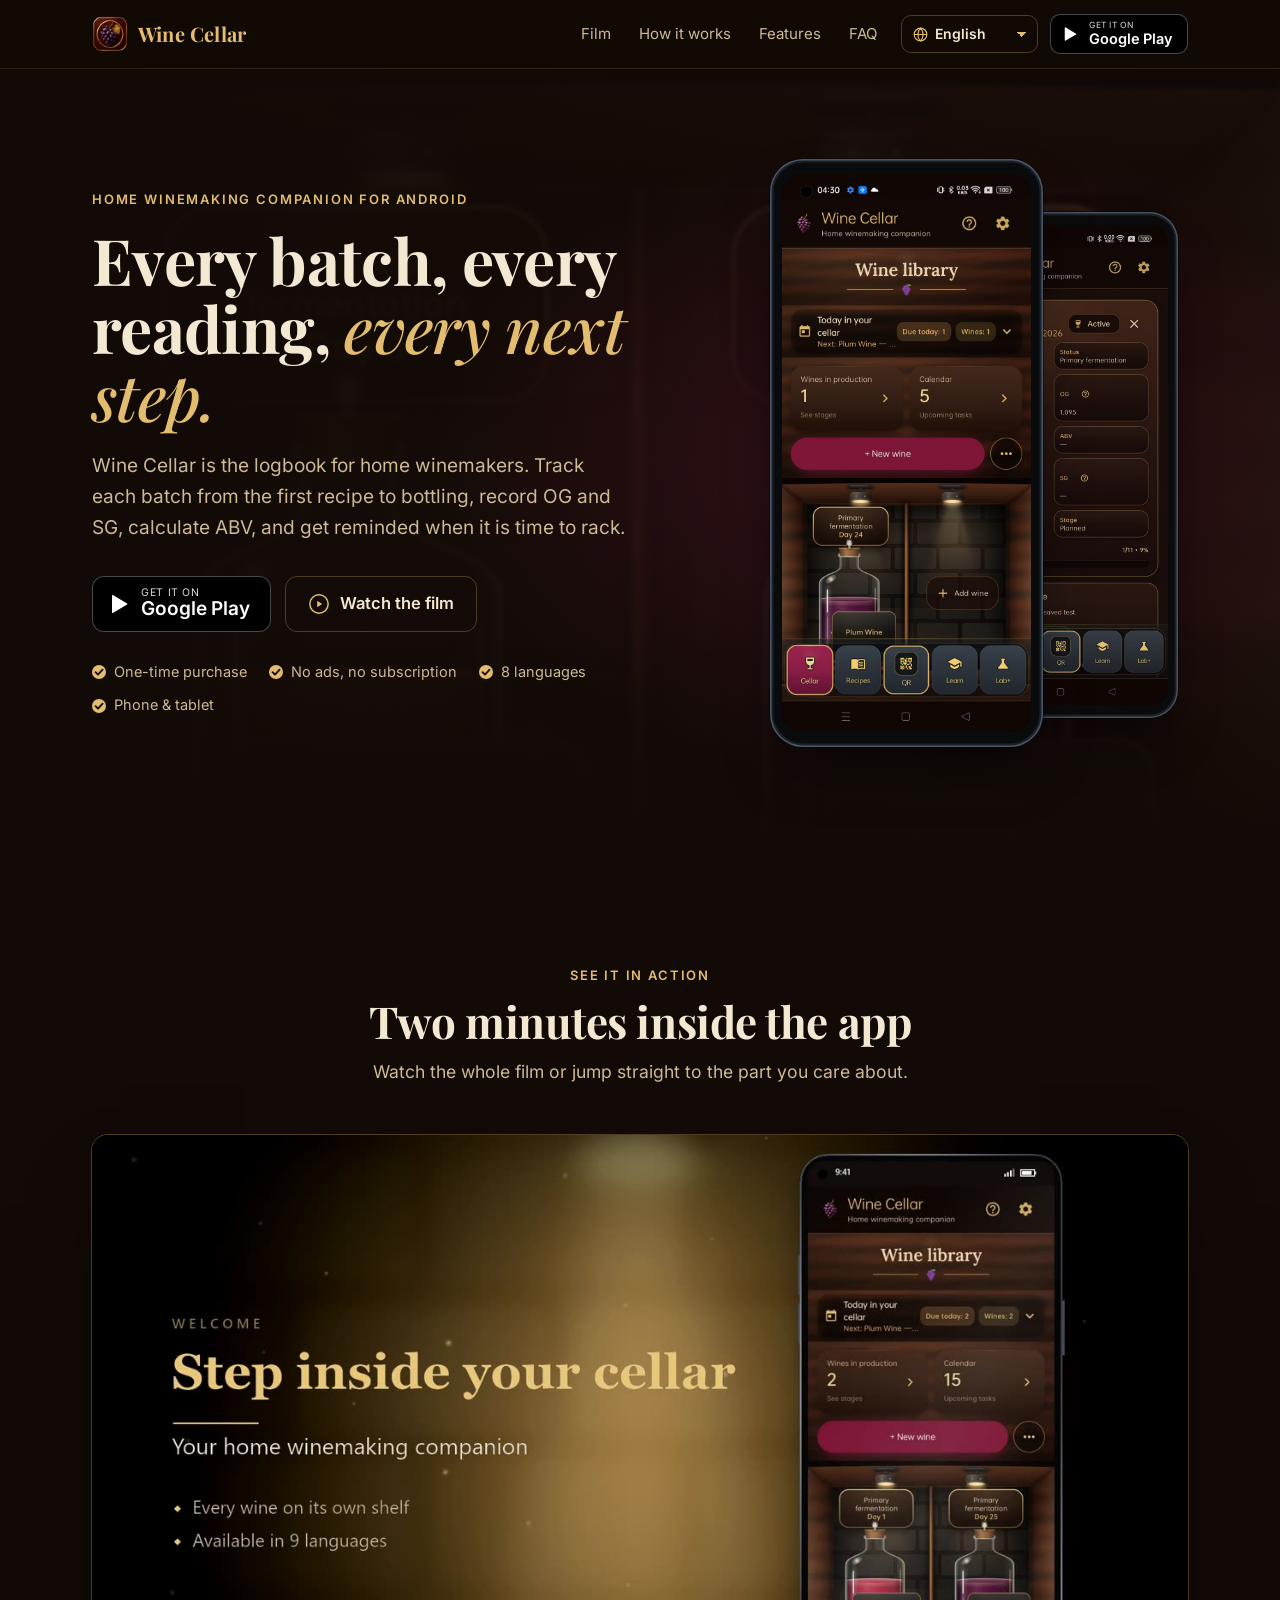
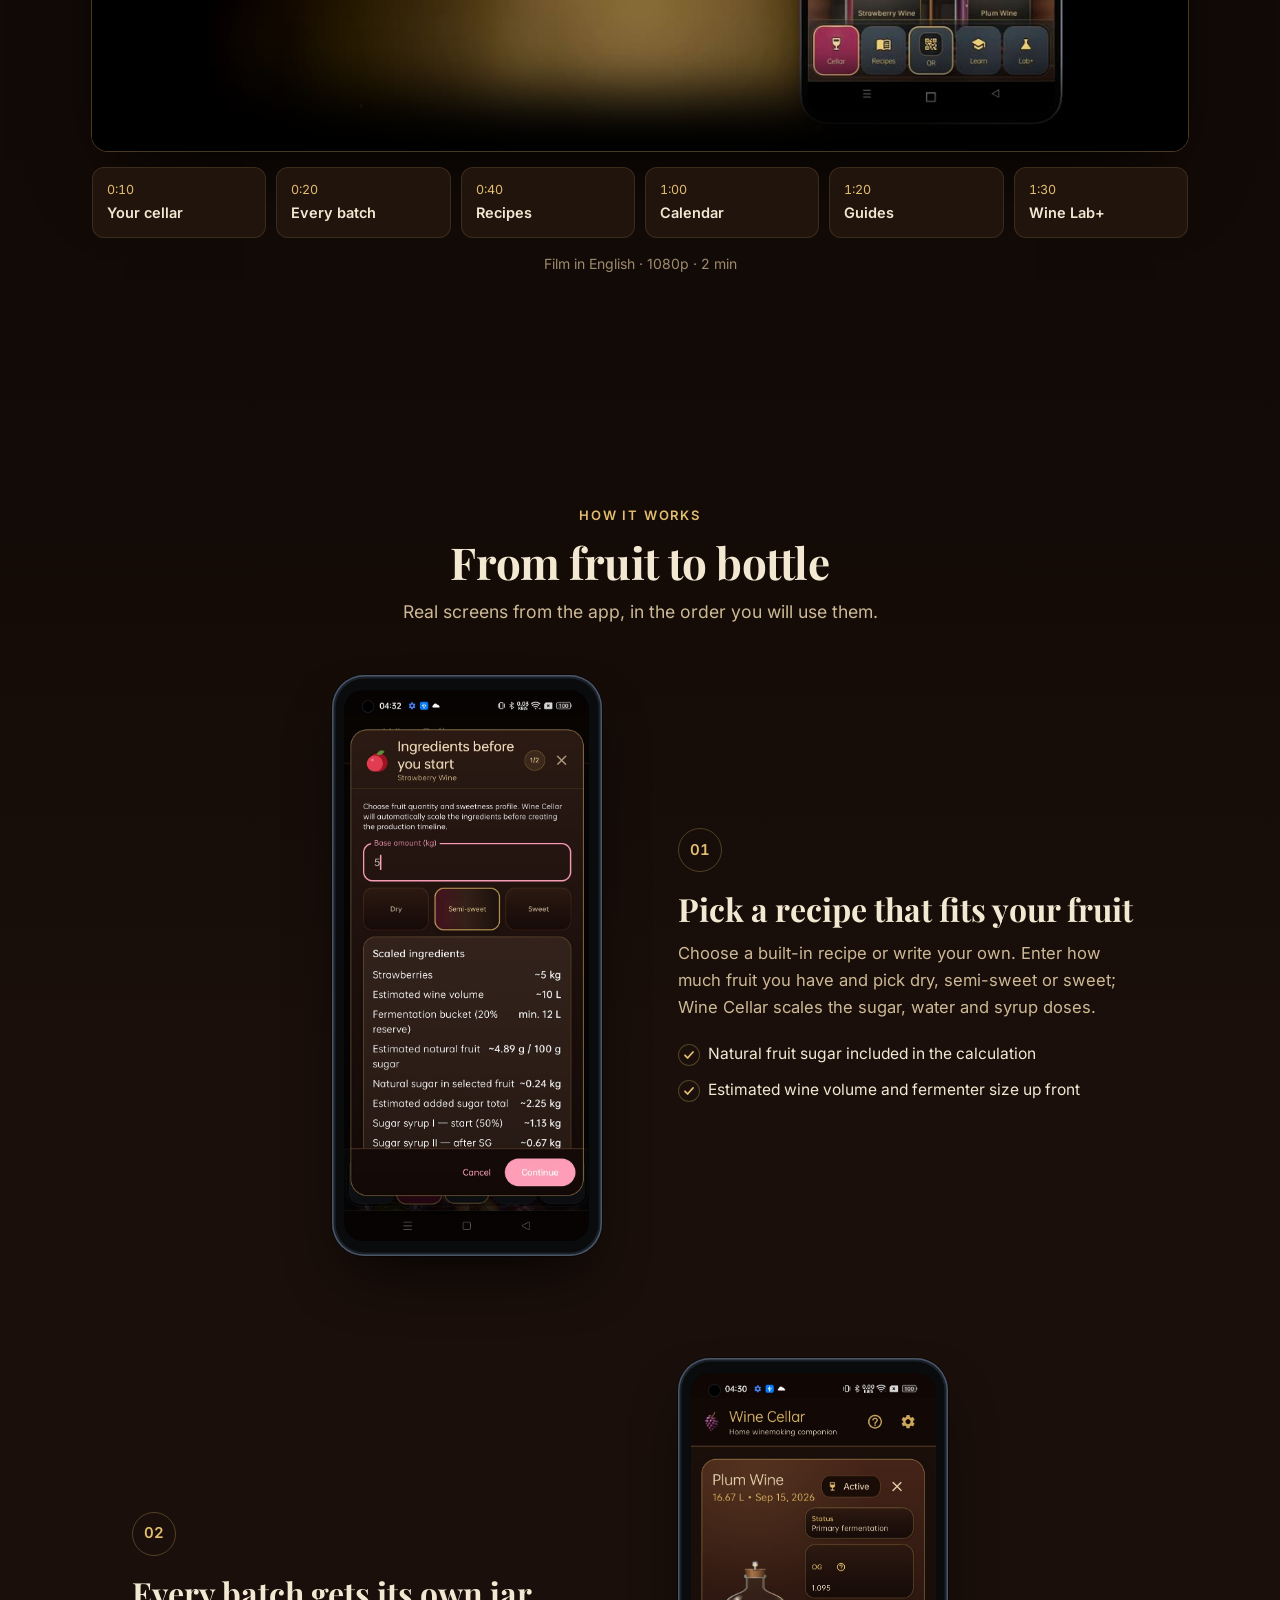
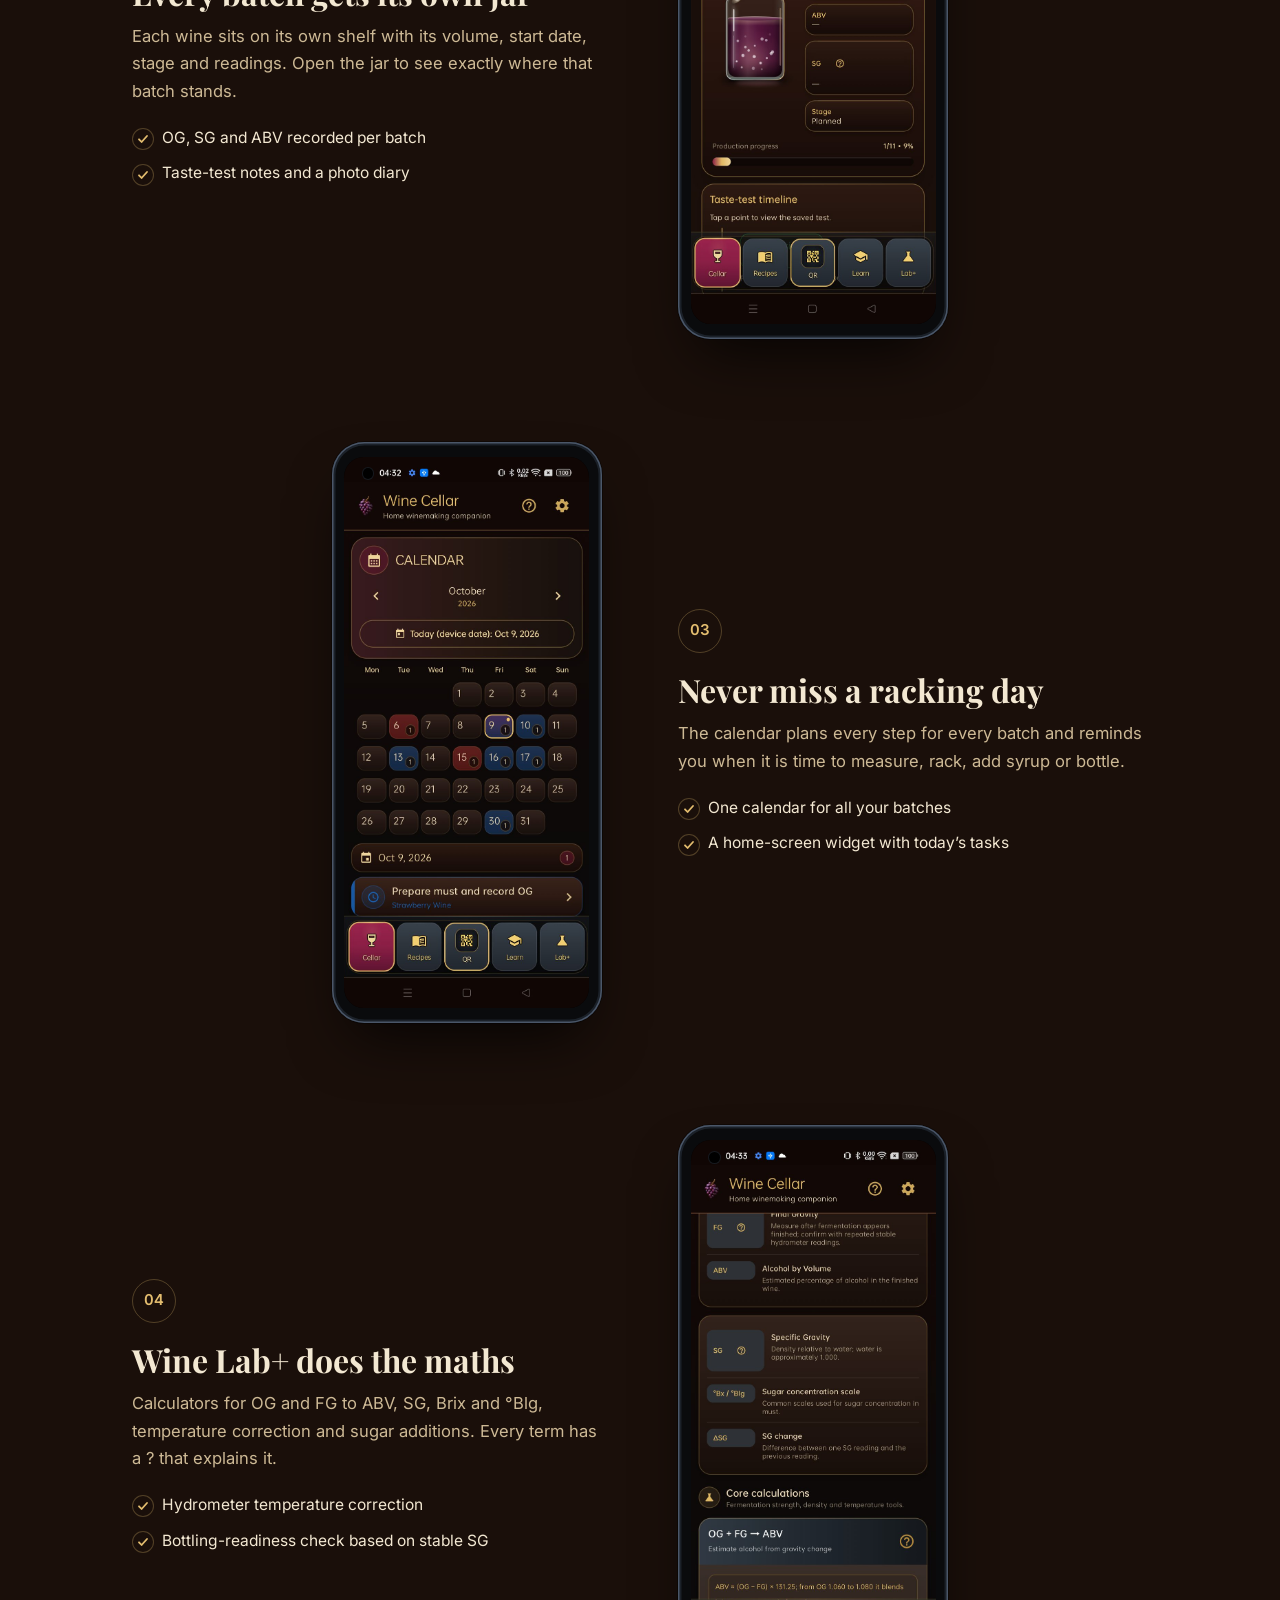
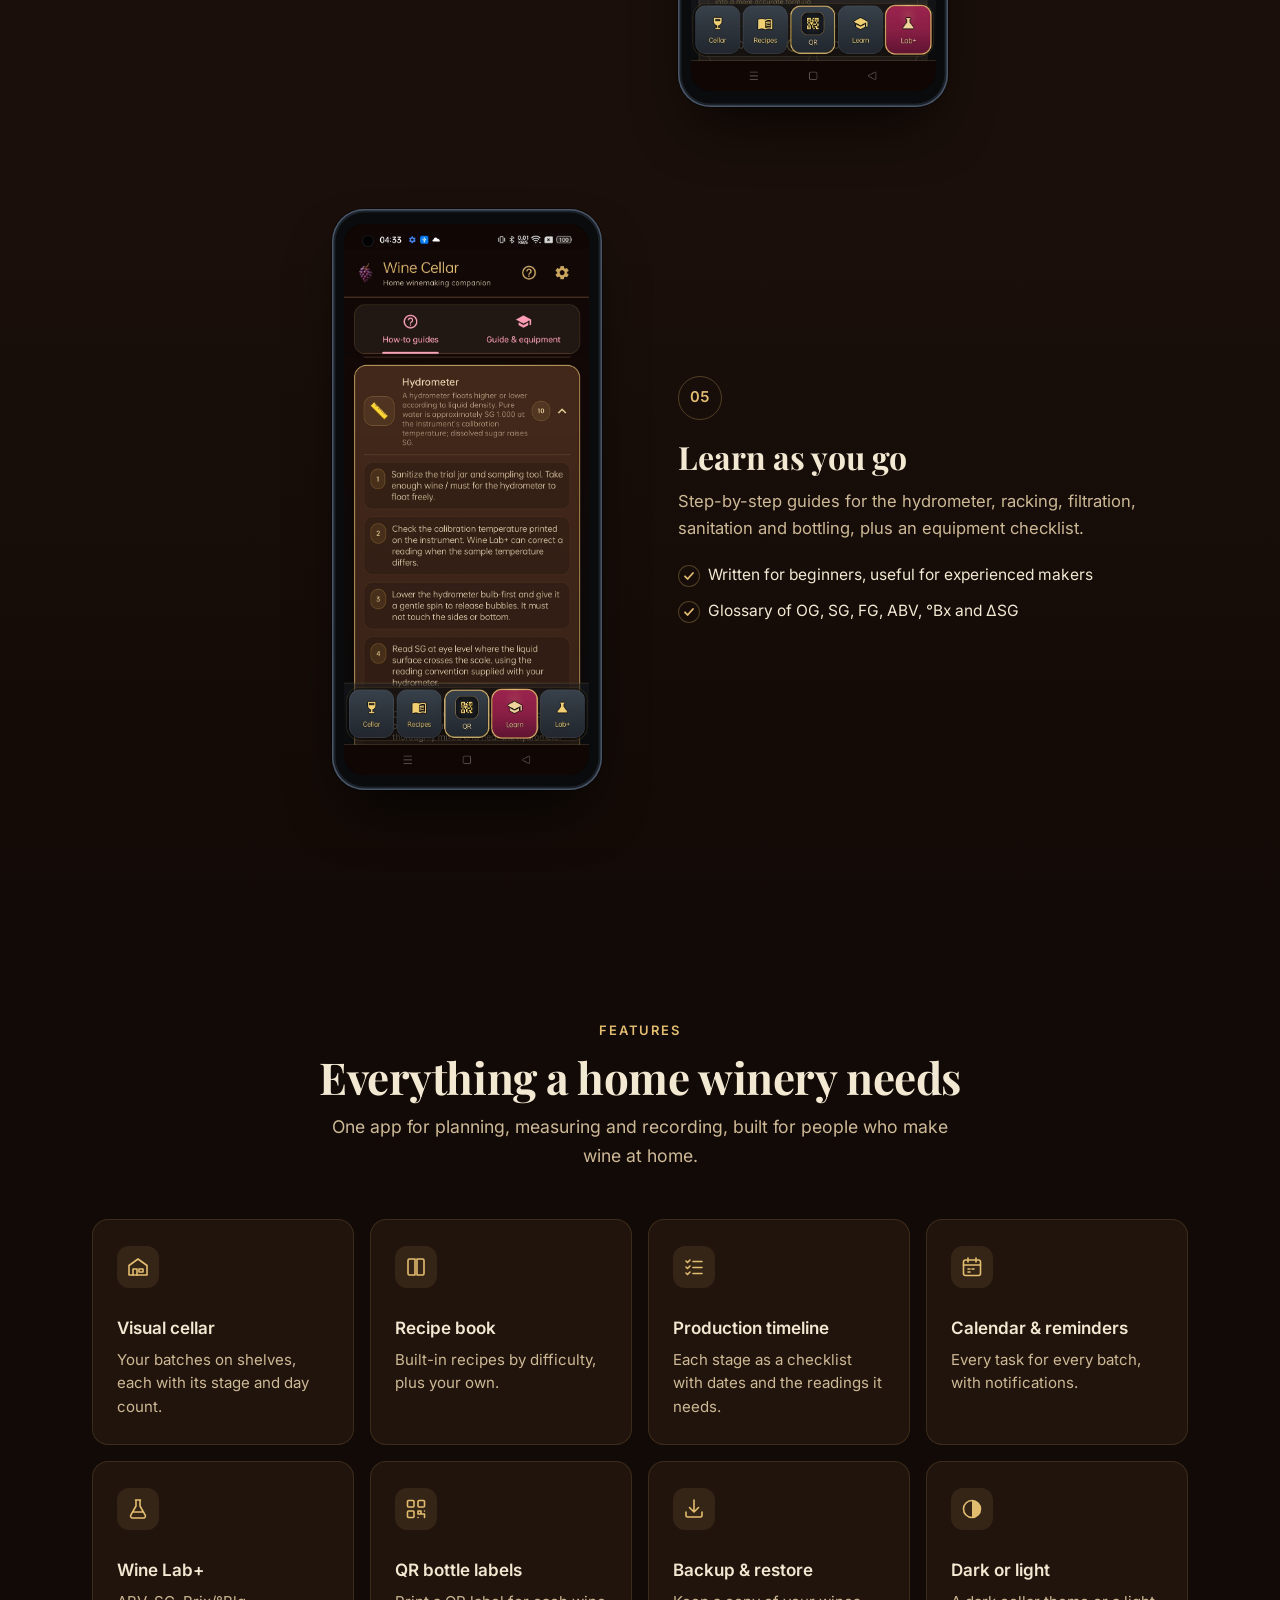
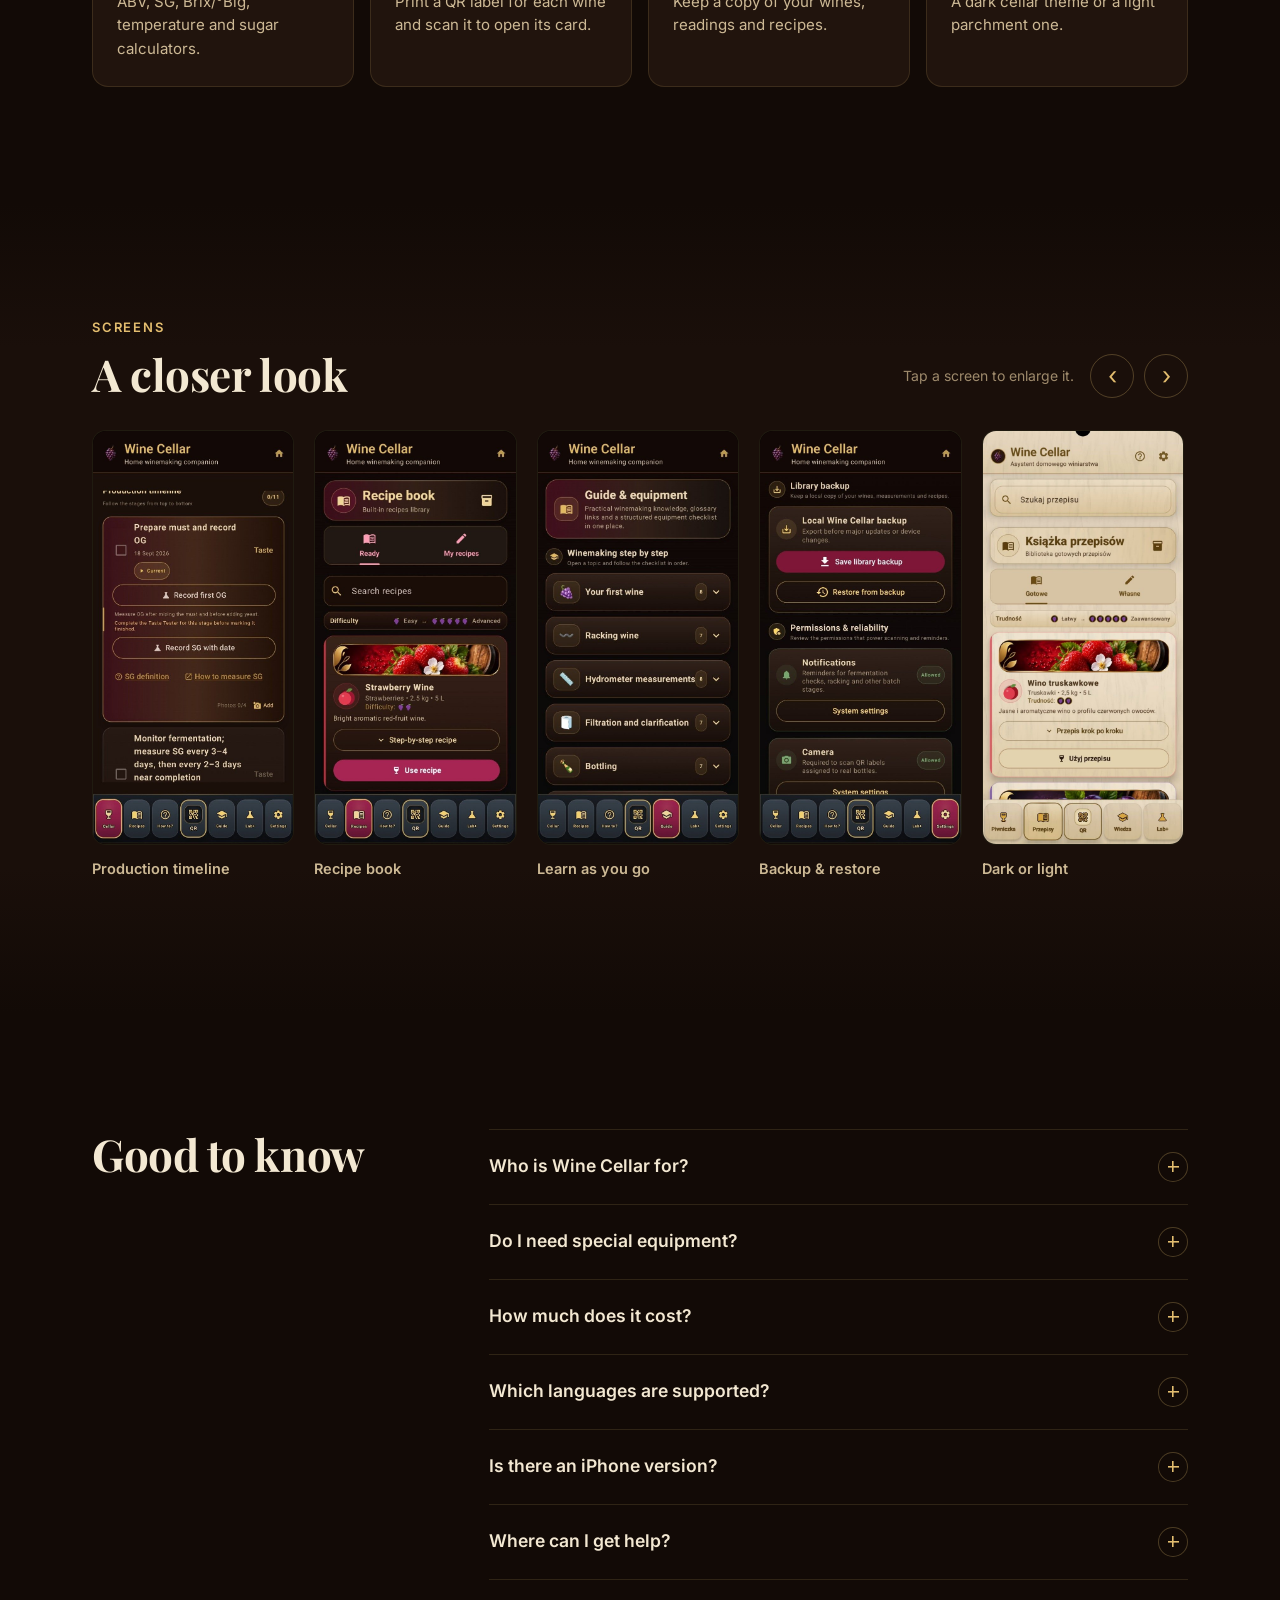
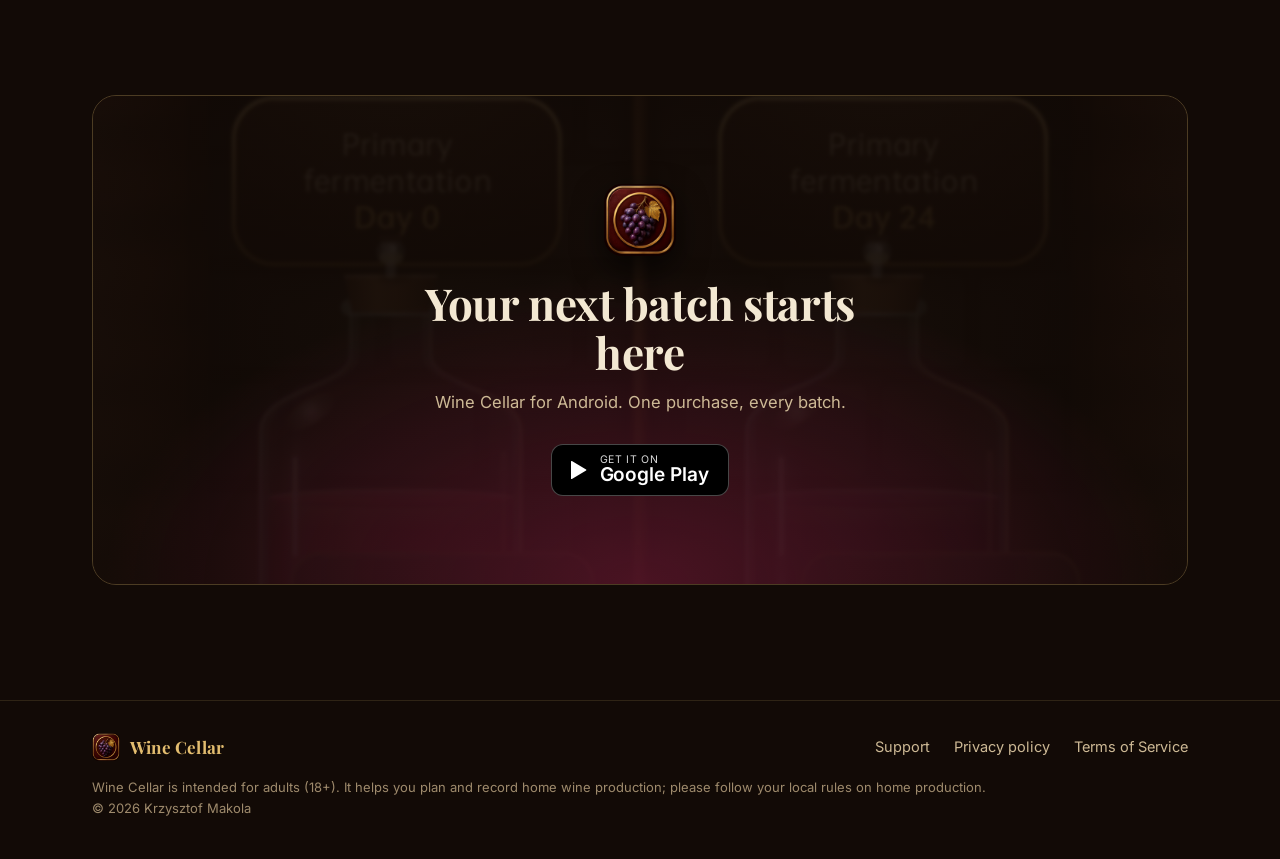
<file: index.html>
<!doctype html>
<html lang="en">
<head>
<meta charset="utf-8">
<meta name="viewport" content="width=device-width,initial-scale=1,viewport-fit=cover">
<title>Wine Cellar · Home winemaking companion for Android</title>
<meta name="description" content="Track every batch from the first recipe to bottling: OG and SG readings, ABV, reminders and guides. Android app in 8 languages. One purchase, no ads.">
<meta name="theme-color" content="#120a06">
<meta property="og:type" content="website">
<meta property="og:title" content="Wine Cellar · Home winemaking companion">
<meta property="og:description" content="Every batch, every reading, every next step. From the first recipe to bottling.">
<meta property="og:image" content="poster.jpg">
<link rel="icon" href="favicon.png">
<link rel="apple-touch-icon" href="icon-192.png">
<link rel="preload" href="pf700.woff2" as="font" type="font/woff2" crossorigin>
<link rel="preload" href="in400.woff2" as="font" type="font/woff2" crossorigin>
<link rel="stylesheet" href="style.css">
</head>
<body>
<a class="skip" href="#main">Skip to content</a>

<header class="nav" id="top">
  <div class="wrap nav-row">
    <a class="brand" href="#top"><img src="icon-192.png" alt="" width="36" height="36"><span>Wine Cellar</span></a>
    <nav class="links" id="links" aria-label="Sections">
      <a href="#film" data-i="navFilm">Film</a>
      <a href="#how" data-i="navHow">How it works</a>
      <a href="#features" data-i="navFeatures">Features</a>
      <a href="#faq" data-i="navFaq">FAQ</a>
      <a class="gp gp-menu play" href="#" target="_blank" rel="noopener"><svg viewBox="0 0 24 24" aria-hidden="true"><path d="M5 3.6v16.8c0 .5.5.8.9.5l14.2-8.4c.4-.2.4-.8 0-1L5.9 3.1c-.4-.3-.9 0-.9.5z"/></svg><span><small data-i="getIt">Get it on</small><b>Google Play</b></span></a>
    </nav>
    <div class="nav-tools">
      <label class="lang">
        <span class="sr" data-i="langLabel">Language</span>
        <svg viewBox="0 0 24 24" aria-hidden="true"><circle cx="12" cy="12" r="9"/><path d="M3 12h18M12 3c2.5 2.7 3.8 5.7 3.8 9s-1.3 6.3-3.8 9c-2.5-2.7-3.8-5.7-3.8-9S9.5 5.7 12 3z"/></svg>
        <select id="lang"></select>
      </label>
      <a class="gp gp-sm play hide-sm" href="#" target="_blank" rel="noopener"><svg viewBox="0 0 24 24" aria-hidden="true"><path d="M5 3.6v16.8c0 .5.5.8.9.5l14.2-8.4c.4-.2.4-.8 0-1L5.9 3.1c-.4-.3-.9 0-.9.5z"/></svg><span><small data-i="getIt">Get it on</small><b>Google Play</b></span></a>
      <button class="burger" id="burger" type="button" aria-expanded="false" aria-controls="links"><span class="sr" data-i="menu">Menu</span><i></i><i></i><i></i></button>
    </div>
  </div>
</header>

<main id="main">
<section class="hero">
  <div class="wrap hero-grid">
    <div class="hero-copy">
      <p class="eyebrow" data-i="eyebrow">Home winemaking companion for Android</p>
      <h1 data-i="h1">Every batch, every reading, <em>every next step.</em></h1>
      <p class="lead" data-i="lead">Wine Cellar is the logbook for home winemakers. Track each batch from the first recipe to bottling, record OG and SG, calculate ABV, and get reminded when it is time to rack.</p>
      <div class="cta">
        <a class="gp play" href="#" target="_blank" rel="noopener"><svg viewBox="0 0 24 24" aria-hidden="true"><path d="M5 3.6v16.8c0 .5.5.8.9.5l14.2-8.4c.4-.2.4-.8 0-1L5.9 3.1c-.4-.3-.9 0-.9.5z"/></svg><span><small data-i="getIt">Get it on</small><b>Google Play</b></span></a>
        <a class="btn-ghost" href="#film"><svg viewBox="0 0 24 24" aria-hidden="true"><circle cx="12" cy="12" r="10"/><path d="M10 8.5v7l5.5-3.5z" fill="currentColor" stroke="none"/></svg><span data-i="watch">Watch the film</span></a>
      </div>
      <ul class="trust">
        <li data-i="t1">One-time purchase</li>
        <li data-i="t2">No ads, no subscription</li>
        <li data-i="t3">8 languages</li>
        <li data-i="t4">Phone &amp; tablet</li>
      </ul>
    </div>
    <div class="hero-art" aria-hidden="true">
      <div class="phone back"><div class="scr"><img data-shot="jar" src="s-jar.jpg" alt="" width="720" height="1600"></div><i class="hole"></i></div>
      <div class="phone front"><div class="scr"><img data-shot="cellar" src="s-cellar.jpg" alt="" width="720" height="1600" fetchpriority="high"></div><i class="hole"></i></div>
    </div>
  </div>
</section>

<section id="film" class="sec">
  <div class="wrap">
    <header class="head center">
      <p class="eyebrow" data-i="vEyebrow">See it in action</p>
      <h2 data-i="vTitle">Two minutes inside the app</h2>
      <p class="sub" data-i="vText">Watch the whole film or jump straight to the part you care about.</p>
    </header>
    <div class="cinema">
      <video id="promo" controls playsinline preload="none" poster="poster.jpg" width="1920" height="1080">
        <source src="wine-cellar-promo.mp4" type="video/mp4">
        <track kind="chapters" src="chapters-en.vtt" srclang="en" label="Chapters">
      </video>
    </div>
    <div class="chapters">
      <button type="button" data-t="10"><span>0:10</span><b data-i="ch1">Your cellar</b></button>
      <button type="button" data-t="20"><span>0:20</span><b data-i="ch2">Every batch</b></button>
      <button type="button" data-t="40"><span>0:40</span><b data-i="ch3">Recipes</b></button>
      <button type="button" data-t="60"><span>1:00</span><b data-i="ch4">Calendar</b></button>
      <button type="button" data-t="80"><span>1:20</span><b data-i="ch5">Guides</b></button>
      <button type="button" data-t="90"><span>1:30</span><b>Wine Lab+</b></button>
    </div>
    <p class="note center" data-i="vNote">Film in English · 1080p · 2 min</p>
  </div>
</section>

<section id="how" class="sec tint">
  <div class="wrap">
    <header class="head center">
      <p class="eyebrow" data-i="hEyebrow">How it works</p>
      <h2 data-i="hTitle">From fruit to bottle</h2>
      <p class="sub" data-i="hText">Real screens from the app, in the order you will use them.</p>
      <p class="note" data-i="shotsNote" hidden></p>
    </header>
    <ol class="steps">
      <li class="step">
        <button class="phone zoom" type="button" data-cap="s1T"><span class="scr"><img data-shot="scaling" src="s-scaling.jpg" alt="Ingredients scaled to the amount of fruit" width="720" height="1600" loading="lazy"></span><i class="hole"></i></button>
        <div class="step-copy"><span class="num">01</span><h3 data-i="s1T">Pick a recipe that fits your fruit</h3><p data-i="s1P">Choose a built-in recipe or write your own. Enter how much fruit you have and pick dry, semi-sweet or sweet; Wine Cellar scales the sugar, water and syrup doses.</p>
          <ul class="checks"><li data-i="s1a">Natural fruit sugar included in the calculation</li><li data-i="s1b">Estimated wine volume and fermenter size up front</li></ul></div>
      </li>
      <li class="step">
        <button class="phone zoom" type="button" data-cap="s2T"><span class="scr"><img data-shot="jar" src="s-jar.jpg" alt="Batch card with status, OG and progress" width="720" height="1600" loading="lazy"></span><i class="hole"></i></button>
        <div class="step-copy"><span class="num">02</span><h3 data-i="s2T">Every batch gets its own jar</h3><p data-i="s2P">Each wine sits on its own shelf with its volume, start date, stage and readings. Open the jar to see exactly where that batch stands.</p>
          <ul class="checks"><li data-i="s2a">OG, SG and ABV recorded per batch</li><li data-i="s2b">Taste-test notes and a photo diary</li></ul></div>
      </li>
      <li class="step">
        <button class="phone zoom" type="button" data-cap="s3T"><span class="scr"><img data-shot="calendar" src="s-calendar.jpg" alt="Calendar with tasks for each batch" width="720" height="1600" loading="lazy"></span><i class="hole"></i></button>
        <div class="step-copy"><span class="num">03</span><h3 data-i="s3T">Never miss a racking day</h3><p data-i="s3P">The calendar plans every step for every batch and reminds you when it is time to measure, rack, add syrup or bottle.</p>
          <ul class="checks"><li data-i="s3a">One calendar for all your batches</li><li data-i="s3b">A home-screen widget with today’s tasks</li></ul></div>
      </li>
      <li class="step">
        <button class="phone zoom" type="button" data-cap="s4T"><span class="scr"><img data-shot="lab" src="s-lab.jpg" alt="Wine Lab+ reference of terms" width="720" height="1600" loading="lazy"></span><i class="hole"></i></button>
        <div class="step-copy"><span class="num">04</span><h3 data-i="s4T">Wine Lab+ does the maths</h3><p data-i="s4P">Calculators for OG and FG to ABV, SG, Brix and °Blg, temperature correction and sugar additions. Every term has a ? that explains it.</p>
          <ul class="checks"><li data-i="s4a">Hydrometer temperature correction</li><li data-i="s4b">Bottling-readiness check based on stable SG</li></ul></div>
      </li>
      <li class="step">
        <button class="phone zoom" type="button" data-cap="s5T"><span class="scr"><img data-shot="guide" src="s-guide.jpg" alt="Step-by-step hydrometer guide" width="720" height="1600" loading="lazy"></span><i class="hole"></i></button>
        <div class="step-copy"><span class="num">05</span><h3 data-i="s5T">Learn as you go</h3><p data-i="s5P">Step-by-step guides for the hydrometer, racking, filtration, sanitation and bottling, plus an equipment checklist.</p>
          <ul class="checks"><li data-i="s5a">Written for beginners, useful for experienced makers</li><li data-i="s5b">Glossary of OG, SG, FG, ABV, °Bx and ΔSG</li></ul></div>
      </li>
    </ol>
  </div>
</section>

<section id="features" class="sec">
  <div class="wrap">
    <header class="head center">
      <p class="eyebrow" data-i="fEyebrow">Features</p>
      <h2 data-i="fTitle">Everything a home winery needs</h2>
      <p class="sub" data-i="fText">One app for planning, measuring and recording, built for people who make wine at home.</p>
    </header>
    <div class="features">
      <article class="feat"><svg viewBox="0 0 24 24" aria-hidden="true"><path d="M3 10.5 12 4l9 6.5V20H3z"/><path d="M7 20v-6h4v6M13 14h4v3h-4z"/></svg><h3 data-i="f1T">Visual cellar</h3><p data-i="f1P">Your batches on shelves, each with its stage and day count.</p></article>
      <article class="feat"><svg viewBox="0 0 24 24" aria-hidden="true"><path d="M4 5.5C4 4.7 4.7 4 5.5 4H11v16H5.5c-.8 0-1.5-.7-1.5-1.5zM20 5.5c0-.8-.7-1.5-1.5-1.5H13v16h5.5c.8 0 1.5-.7 1.5-1.5z"/></svg><h3 data-i="f2T">Recipe book</h3><p data-i="f2P">Built-in recipes by difficulty, plus your own.</p></article>
      <article class="feat"><svg viewBox="0 0 24 24" aria-hidden="true"><path d="m4 6 1.5 1.5L8 5M4 12l1.5 1.5L8 11M4 18l1.5 1.5L8 17M11 6.5h9M11 12.5h9M11 18.5h9"/></svg><h3 data-i="f3T">Production timeline</h3><p data-i="f3P">Each stage as a checklist with dates and the readings it needs.</p></article>
      <article class="feat"><svg viewBox="0 0 24 24" aria-hidden="true"><rect x="3.5" y="5" width="17" height="15.5" rx="2"/><path d="M3.5 10h17M8 3v4M16 3v4M8 14h2M12 14h2M8 17h2"/></svg><h3 data-i="f4T">Calendar &amp; reminders</h3><p data-i="f4P">Every task for every batch, with notifications.</p></article>
      <article class="feat"><svg viewBox="0 0 24 24" aria-hidden="true"><path d="M9.5 3h5M10 3v6L4.8 18.2A1.9 1.9 0 0 0 6.5 21h11a1.9 1.9 0 0 0 1.7-2.8L14 9V3M7 15h10"/></svg><h3 data-i="f5T">Wine Lab+</h3><p data-i="f5P">ABV, SG, Brix/°Blg, temperature and sugar calculators.</p></article>
      <article class="feat"><svg viewBox="0 0 24 24" aria-hidden="true"><rect x="3.5" y="3.5" width="6.5" height="6.5" rx="1"/><rect x="14" y="3.5" width="6.5" height="6.5" rx="1"/><rect x="3.5" y="14" width="6.5" height="6.5" rx="1"/><path d="M14 14h3v3h-3zM17 17h3.5v3.5M20.5 14v.01M14 20.5v.01"/></svg><h3 data-i="f6T">QR bottle labels</h3><p data-i="f6P">Print a QR label for each wine and scan it to open its card.</p></article>
      <article class="feat"><svg viewBox="0 0 24 24" aria-hidden="true"><path d="M12 3v12M7.5 10.5 12 15l4.5-4.5M4 15v3.5c0 .8.7 1.5 1.5 1.5h13c.8 0 1.5-.7 1.5-1.5V15"/></svg><h3 data-i="f7T">Backup &amp; restore</h3><p data-i="f7P">Keep a copy of your wines, readings and recipes.</p></article>
      <article class="feat"><svg viewBox="0 0 24 24" aria-hidden="true"><circle cx="12" cy="12" r="8.5"/><path d="M12 3.5v17a8.5 8.5 0 0 0 0-17z" fill="currentColor" stroke="none"/></svg><h3 data-i="f8T">Dark or light</h3><p data-i="f8P">A dark cellar theme or a light parchment one.</p></article>
    </div>
  </div>
</section>

<section class="sec tint" aria-labelledby="gTitle">
  <div class="wrap">
    <header class="head split">
      <div><p class="eyebrow" data-i="gEyebrow">Screens</p><h2 id="gTitle" data-i="gTitle">A closer look</h2></div>
      <div class="gal-ctrl"><span class="note" data-i="gHint">Tap a screen to enlarge it.</span>
        <button type="button" class="arrow" data-dir="-1" aria-label="Previous">‹</button><button type="button" class="arrow" data-dir="1" aria-label="Next">›</button></div>
    </header>
    <div class="gallery" id="gallery" tabindex="0">
      <figure><button class="zoom" type="button" data-cap="f3T"><img src="s-stages.jpg" alt="Production timeline" width="640" height="1311" loading="lazy"></button><figcaption data-i="f3T">Production timeline</figcaption></figure>
      <figure><button class="zoom" type="button" data-cap="f2T"><img data-shot="recipes" src="s-recipes.jpg" alt="Recipe book" width="640" height="1311" loading="lazy"></button><figcaption data-i="f2T">Recipe book</figcaption></figure>
      <figure><button class="zoom" type="button" data-cap="s5T"><img src="s-learn.jpg" alt="Guide and equipment" width="640" height="1311" loading="lazy"></button><figcaption data-i="s5T">Learn as you go</figcaption></figure>
      <figure><button class="zoom" type="button" data-cap="f7T"><img src="s-backup.jpg" alt="Backup and restore" width="640" height="1311" loading="lazy"></button><figcaption data-i="f7T">Backup &amp; restore</figcaption></figure>
      <figure><button class="zoom" type="button" data-cap="f8T"><img src="s-light.jpg" alt="Light theme" width="640" height="1304" loading="lazy"></button><figcaption data-i="f8T">Dark or light</figcaption></figure>
      <figure><button class="zoom" type="button" data-cap="t3"><img src="s-settings.jpg" alt="Language settings" width="640" height="1311" loading="lazy"></button><figcaption data-i="t3">8 languages</figcaption></figure>
    </div>
  </div>
</section>

<section id="faq" class="sec">
  <div class="wrap faq">
    <header class="head"><h2 data-i="qTitle">Good to know</h2></header>
    <div class="qa">
      <details><summary data-i="q1">Who is Wine Cellar for?</summary><p data-i="a1">Adult hobby winemakers who make fruit or grape wine at home and want to keep track of their batches. Beginners get guides; experienced makers get one place for many batches.</p></details>
      <details><summary data-i="q2">Do I need special equipment?</summary><p data-i="a2">A hydrometer lets you use the app fully, because readings drive the ABV and bottling-readiness checks. The equipment checklist lists the rest.</p></details>
      <details><summary data-i="q3">How much does it cost?</summary><p data-i="a3">It is a one-time purchase on Google Play, with no subscription and no ads. The price in your country is shown on the store page.</p></details>
      <details><summary data-i="q4">Which languages are supported?</summary><p data-i="a4">English, Polish, German, French, Spanish, Portuguese, Italian and Czech. You can switch language in Settings at any time.</p></details>
      <details><summary data-i="q5">Is there an iPhone version?</summary><p data-i="a5">Not at the moment. Wine Cellar is available for Android phones and tablets.</p></details>
      <details><summary data-i="q6">Where can I get help?</summary><p data-i="a6">Write to <a href="mailto:supportwinecellar1@gmail.com">supportwinecellar1@gmail.com</a>. The tutorial can be replayed any time from Settings.</p></details>
    </div>
  </div>
</section>

<section class="final">
  <div class="wrap final-box">
    <img src="icon-192.png" alt="" width="72" height="72" loading="lazy">
    <h2 data-i="cTitle">Your next batch starts here</h2>
    <p data-i="cText">Wine Cellar for Android. One purchase, every batch.</p>
    <a class="gp play" href="#" target="_blank" rel="noopener"><svg viewBox="0 0 24 24" aria-hidden="true"><path d="M5 3.6v16.8c0 .5.5.8.9.5l14.2-8.4c.4-.2.4-.8 0-1L5.9 3.1c-.4-.3-.9 0-.9.5z"/></svg><span><small data-i="getIt">Get it on</small><b>Google Play</b></span></a>
  </div>
</section>
</main>

<footer class="foot">
  <div class="wrap foot-row">
    <a class="brand" href="#top"><img src="icon-192.png" alt="" width="28" height="28" loading="lazy"><span>Wine Cellar</span></a>
    <nav aria-label="Footer">
      <a href="mailto:supportwinecellar1@gmail.com" data-i="support">Support</a>
      <a href="https://winecellar1-creator.github.io/wine-cellar-privacy/" target="_blank" rel="noopener" data-i="privacy">Privacy policy</a>
      <a href="terms-of-service.html">Terms of Service</a>
    </nav>
    <p class="legal"><span data-i="legal">Wine Cellar is intended for adults (18+). It helps you plan and record home wine production; please follow your local rules on home production.</span><br>© 2026 Krzysztof Makola</p>
  </div>
</footer>

<dialog id="zoom"><button type="button" class="x" data-close aria-label="Close">×</button><img alt=""><p></p></dialog>
<script src="i18n.js"></script>
<script src="app.js"></script>
</body>
</html>
</file>
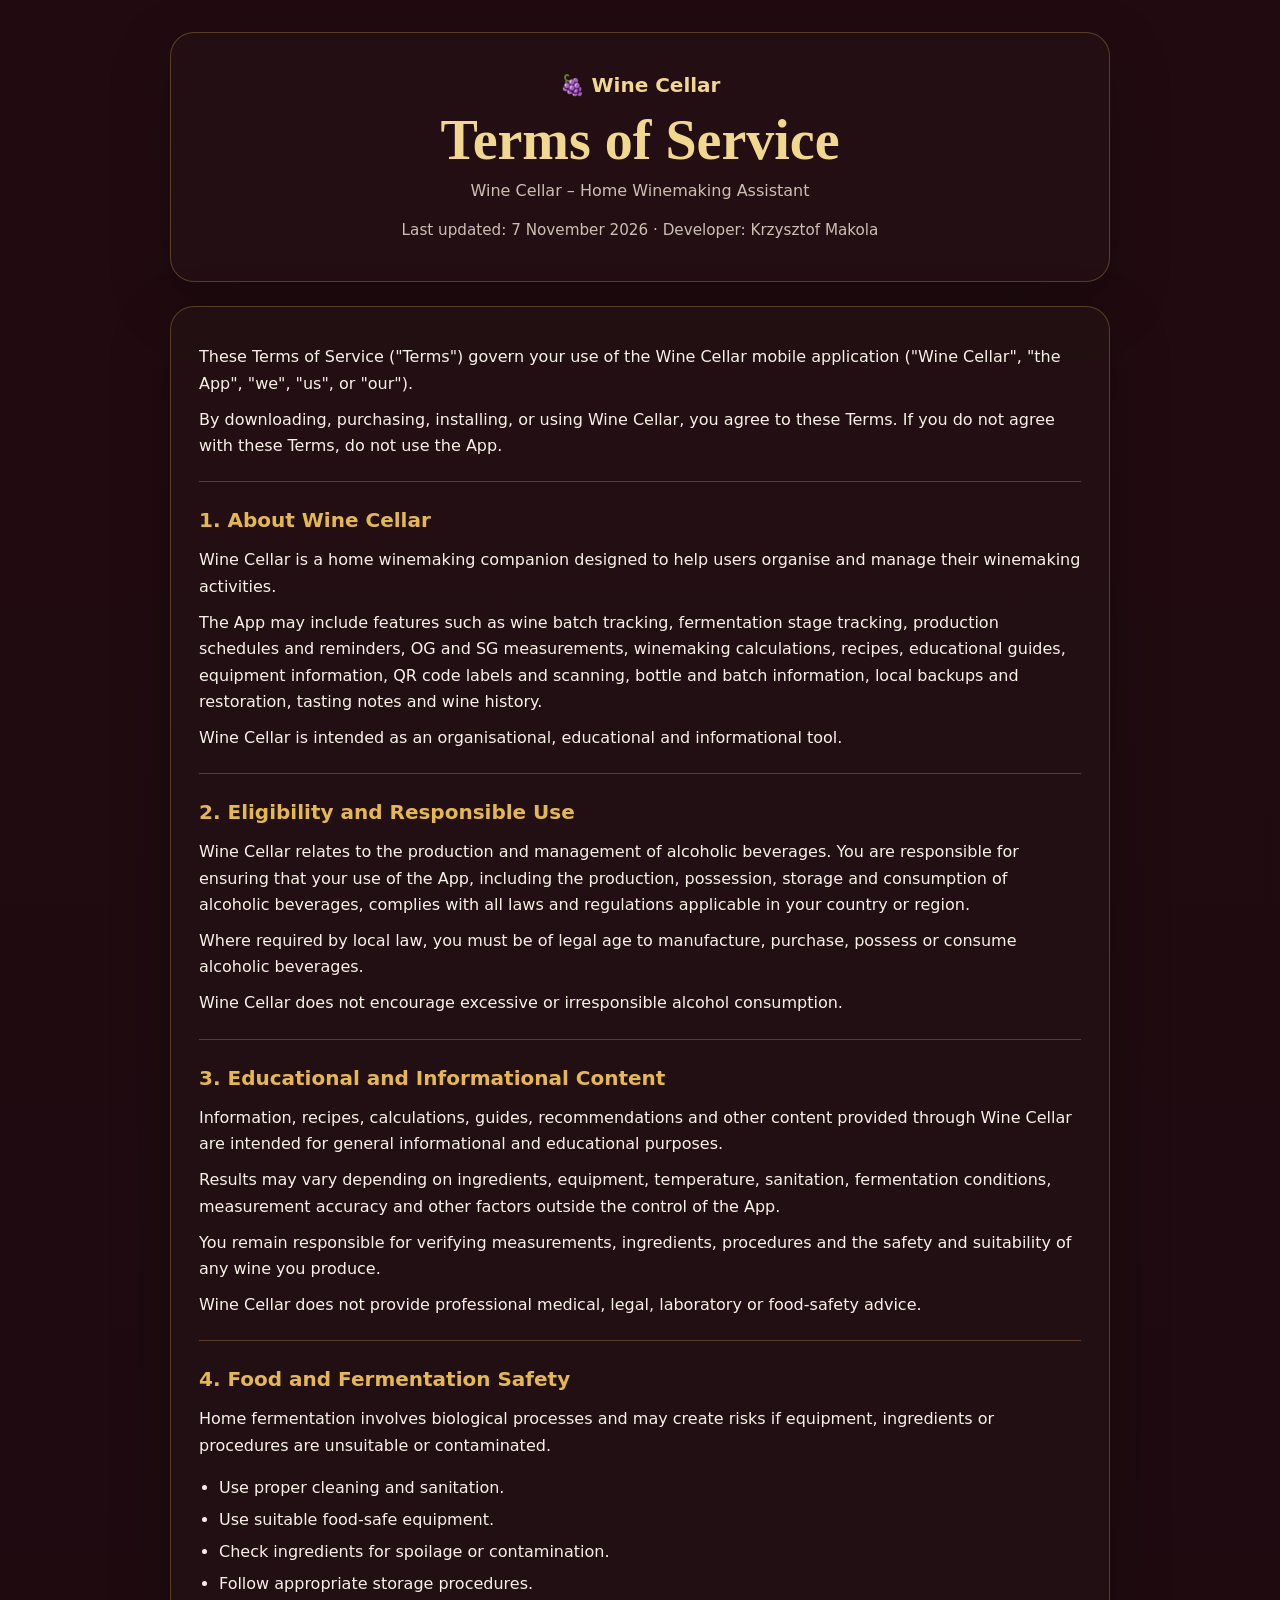
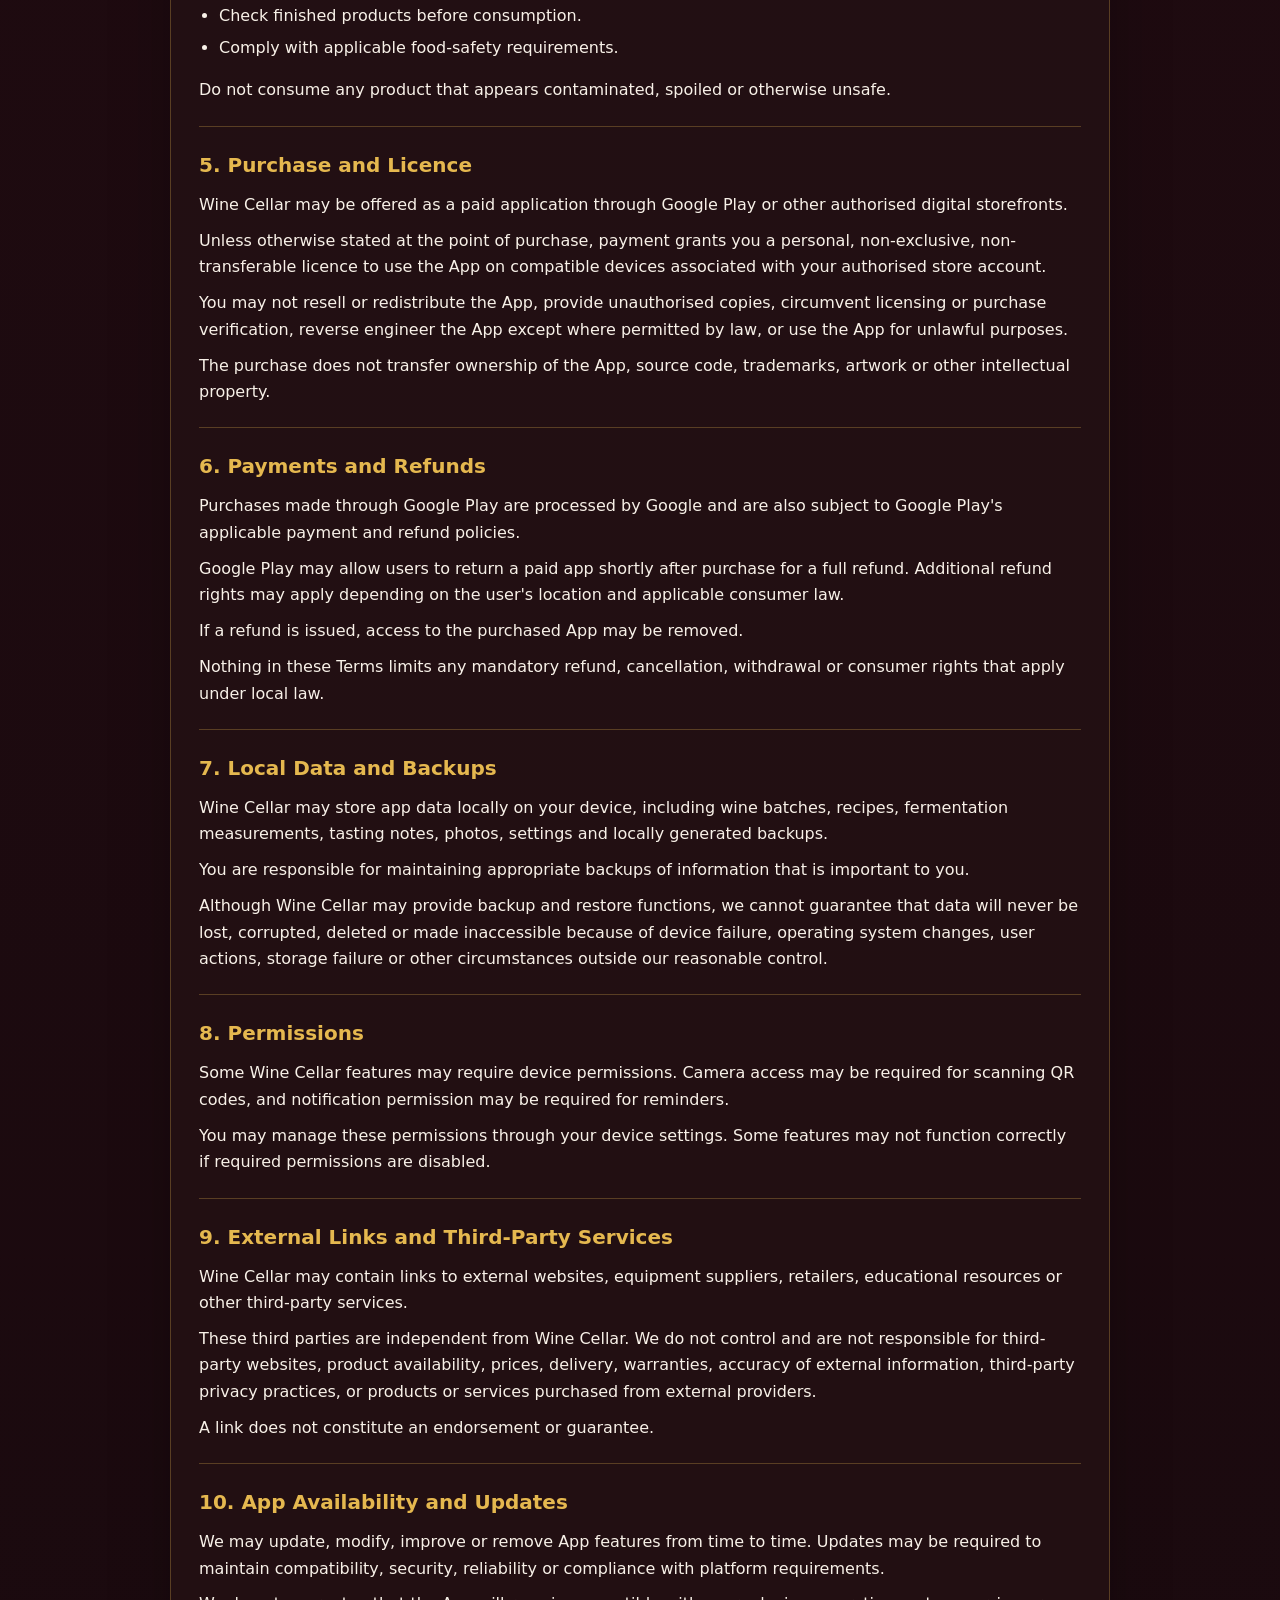
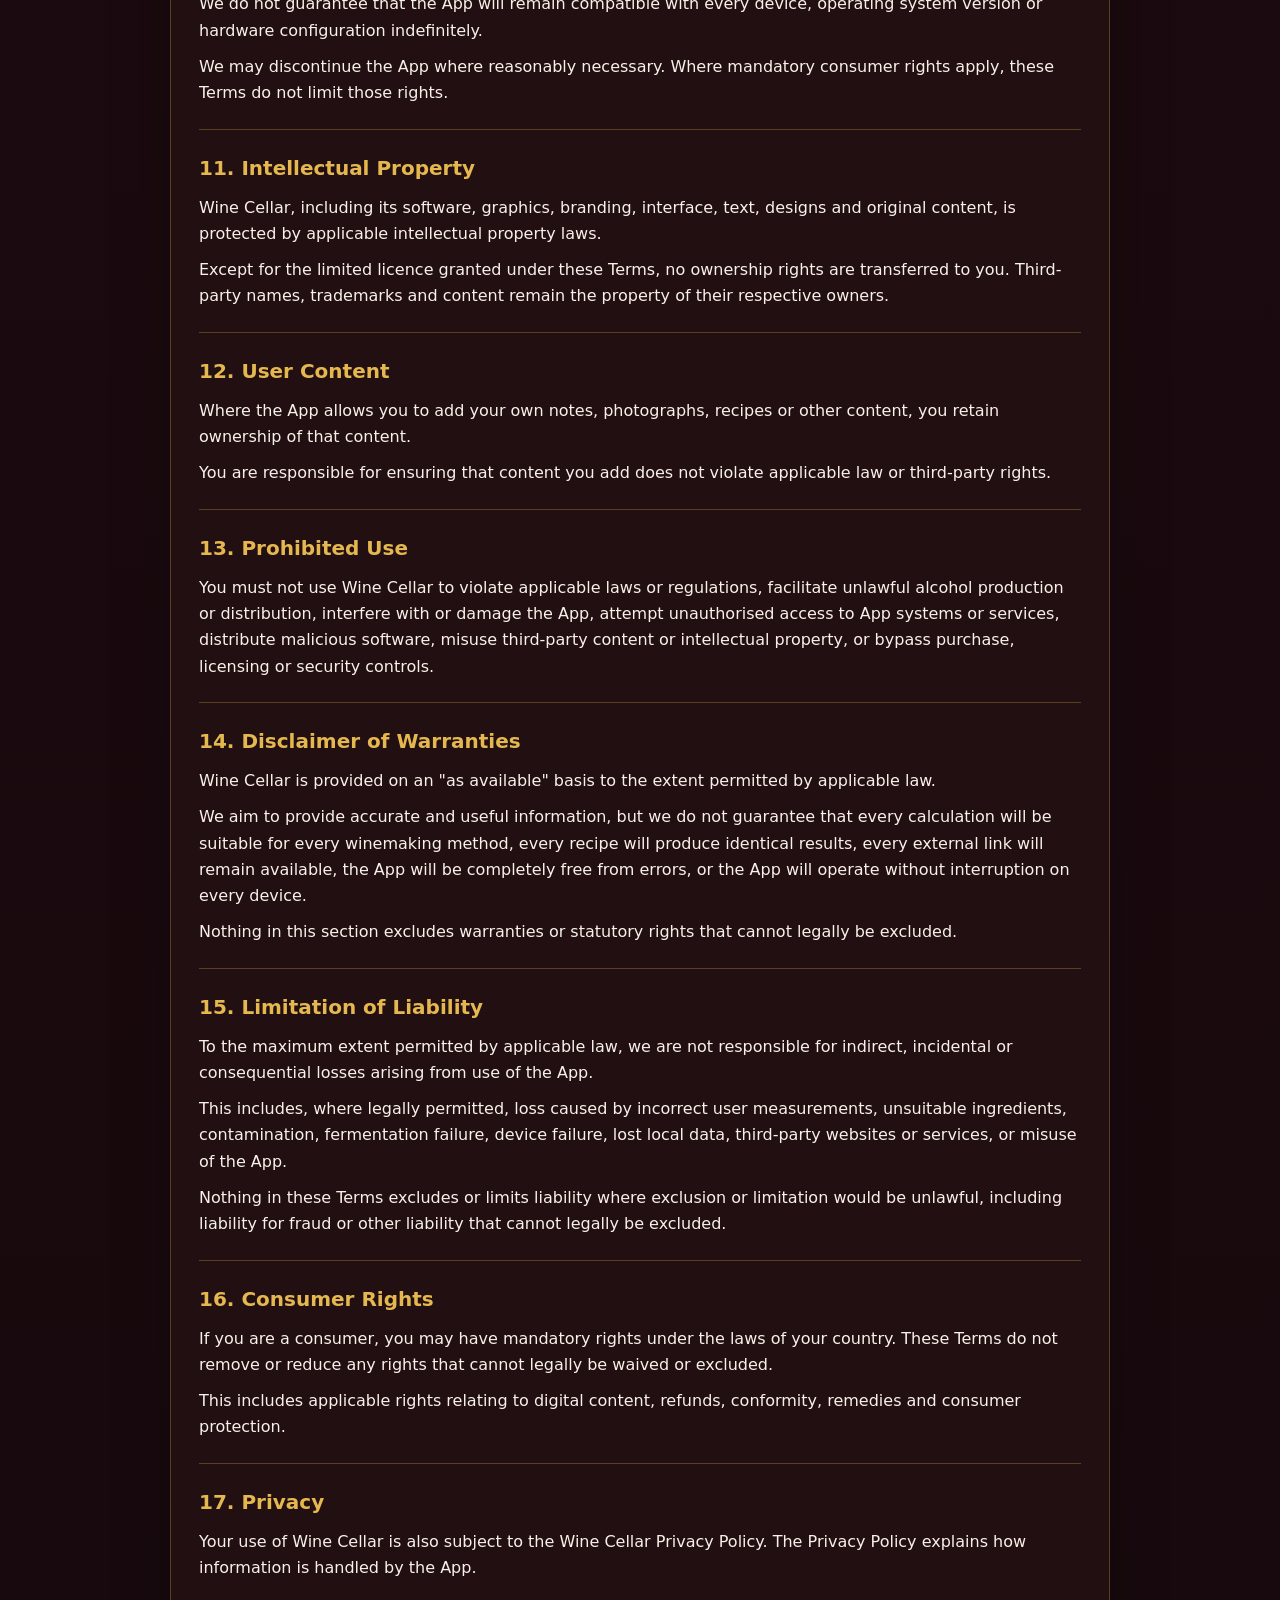
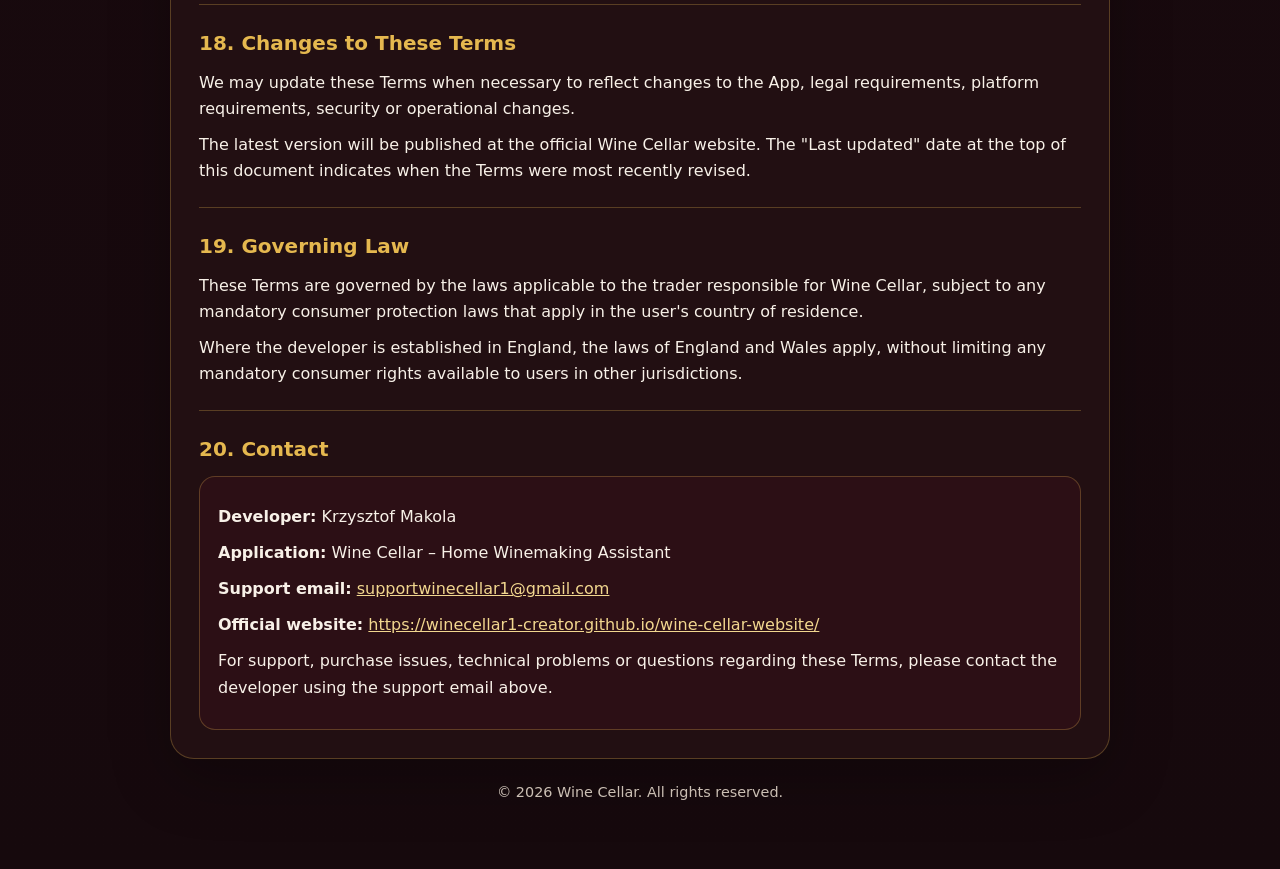
<file: terms-of-service.html>
<!doctype html>
<html lang="en">
<head>
  <meta charset="utf-8">
  <meta name="viewport" content="width=device-width, initial-scale=1">
  <meta name="theme-color" content="#3b0b16">
  <title>Wine Cellar – Terms of Service</title>
  <style>
    :root{--bg:#16090d;--panel:#241014;--gold:#e5b84f;--gold-soft:#f2d78f;--text:#f8f1e8;--muted:#cbbfb4;--line:rgba(229,184,79,.28)}
    *{box-sizing:border-box}
    body{margin:0;font-family:Inter,system-ui,-apple-system,BlinkMacSystemFont,"Segoe UI",sans-serif;background:linear-gradient(180deg,#210b11 0%,var(--bg) 100%);color:var(--text);line-height:1.65}
    a{color:var(--gold-soft)}
    .wrap{max-width:980px;margin:0 auto;padding:32px 20px 64px}
    header,main{border:1px solid var(--line);border-radius:24px;background:rgba(36,16,20,.94);box-shadow:0 20px 60px rgba(0,0,0,.25)}
    header{text-align:center;padding:36px 20px 28px;margin-bottom:24px}
    .brand{color:var(--gold-soft);font-weight:800;font-size:1.25rem}
    h1{margin:8px 0 6px;font-family:Georgia,"Times New Roman",serif;font-size:clamp(2rem,5vw,3.5rem);color:var(--gold-soft);line-height:1.1}
    .sub{color:var(--muted);margin:0}
    main{padding:28px}
    section+section{border-top:1px solid var(--line);padding-top:22px;margin-top:22px}
    h2{margin:0 0 10px;color:var(--gold);font-size:1.25rem}
    p{margin:.6rem 0}
    ul{padding-left:1.25rem}
    li{margin:.35rem 0}
    .meta{margin-top:14px;color:var(--muted);font-size:.95rem}
    .contact{background:rgba(127,22,55,.12);border-radius:16px;padding:18px;border:1px solid var(--line)}
    footer{text-align:center;color:var(--muted);font-size:.9rem;padding:22px 8px 0}
    @media(max-width:640px){.wrap{padding:18px 12px 40px}header{padding:28px 16px 22px}main{padding:20px 16px}}
  </style>
</head>
<body>
<div class="wrap">
<header>
  <div class="brand">🍇 Wine Cellar</div>
  <h1>Terms of Service</h1>
  <p class="sub">Wine Cellar – Home Winemaking Assistant</p>
  <p class="meta">Last updated: 7 November 2026 · Developer: Krzysztof Makola</p>
</header>

<main>
<section>
<p>These Terms of Service ("Terms") govern your use of the Wine Cellar mobile application ("Wine Cellar", "the App", "we", "us", or "our").</p>
<p>By downloading, purchasing, installing, or using Wine Cellar, you agree to these Terms. If you do not agree with these Terms, do not use the App.</p>
</section>

<section><h2>1. About Wine Cellar</h2>
<p>Wine Cellar is a home winemaking companion designed to help users organise and manage their winemaking activities.</p>
<p>The App may include features such as wine batch tracking, fermentation stage tracking, production schedules and reminders, OG and SG measurements, winemaking calculations, recipes, educational guides, equipment information, QR code labels and scanning, bottle and batch information, local backups and restoration, tasting notes and wine history.</p>
<p>Wine Cellar is intended as an organisational, educational and informational tool.</p>
</section>

<section><h2>2. Eligibility and Responsible Use</h2>
<p>Wine Cellar relates to the production and management of alcoholic beverages. You are responsible for ensuring that your use of the App, including the production, possession, storage and consumption of alcoholic beverages, complies with all laws and regulations applicable in your country or region.</p>
<p>Where required by local law, you must be of legal age to manufacture, purchase, possess or consume alcoholic beverages.</p>
<p>Wine Cellar does not encourage excessive or irresponsible alcohol consumption.</p>
</section>

<section><h2>3. Educational and Informational Content</h2>
<p>Information, recipes, calculations, guides, recommendations and other content provided through Wine Cellar are intended for general informational and educational purposes.</p>
<p>Results may vary depending on ingredients, equipment, temperature, sanitation, fermentation conditions, measurement accuracy and other factors outside the control of the App.</p>
<p>You remain responsible for verifying measurements, ingredients, procedures and the safety and suitability of any wine you produce.</p>
<p>Wine Cellar does not provide professional medical, legal, laboratory or food-safety advice.</p>
</section>

<section><h2>4. Food and Fermentation Safety</h2>
<p>Home fermentation involves biological processes and may create risks if equipment, ingredients or procedures are unsuitable or contaminated.</p>
<ul>
<li>Use proper cleaning and sanitation.</li>
<li>Use suitable food-safe equipment.</li>
<li>Check ingredients for spoilage or contamination.</li>
<li>Follow appropriate storage procedures.</li>
<li>Check finished products before consumption.</li>
<li>Comply with applicable food-safety requirements.</li>
</ul>
<p>Do not consume any product that appears contaminated, spoiled or otherwise unsafe.</p>
</section>

<section><h2>5. Purchase and Licence</h2>
<p>Wine Cellar may be offered as a paid application through Google Play or other authorised digital storefronts.</p>
<p>Unless otherwise stated at the point of purchase, payment grants you a personal, non-exclusive, non-transferable licence to use the App on compatible devices associated with your authorised store account.</p>
<p>You may not resell or redistribute the App, provide unauthorised copies, circumvent licensing or purchase verification, reverse engineer the App except where permitted by law, or use the App for unlawful purposes.</p>
<p>The purchase does not transfer ownership of the App, source code, trademarks, artwork or other intellectual property.</p>
</section>

<section><h2>6. Payments and Refunds</h2>
<p>Purchases made through Google Play are processed by Google and are also subject to Google Play's applicable payment and refund policies.</p>
<p>Google Play may allow users to return a paid app shortly after purchase for a full refund. Additional refund rights may apply depending on the user's location and applicable consumer law.</p>
<p>If a refund is issued, access to the purchased App may be removed.</p>
<p>Nothing in these Terms limits any mandatory refund, cancellation, withdrawal or consumer rights that apply under local law.</p>
</section>

<section><h2>7. Local Data and Backups</h2>
<p>Wine Cellar may store app data locally on your device, including wine batches, recipes, fermentation measurements, tasting notes, photos, settings and locally generated backups.</p>
<p>You are responsible for maintaining appropriate backups of information that is important to you.</p>
<p>Although Wine Cellar may provide backup and restore functions, we cannot guarantee that data will never be lost, corrupted, deleted or made inaccessible because of device failure, operating system changes, user actions, storage failure or other circumstances outside our reasonable control.</p>
</section>

<section><h2>8. Permissions</h2>
<p>Some Wine Cellar features may require device permissions. Camera access may be required for scanning QR codes, and notification permission may be required for reminders.</p>
<p>You may manage these permissions through your device settings. Some features may not function correctly if required permissions are disabled.</p>
</section>

<section><h2>9. External Links and Third-Party Services</h2>
<p>Wine Cellar may contain links to external websites, equipment suppliers, retailers, educational resources or other third-party services.</p>
<p>These third parties are independent from Wine Cellar. We do not control and are not responsible for third-party websites, product availability, prices, delivery, warranties, accuracy of external information, third-party privacy practices, or products or services purchased from external providers.</p>
<p>A link does not constitute an endorsement or guarantee.</p>
</section>

<section><h2>10. App Availability and Updates</h2>
<p>We may update, modify, improve or remove App features from time to time. Updates may be required to maintain compatibility, security, reliability or compliance with platform requirements.</p>
<p>We do not guarantee that the App will remain compatible with every device, operating system version or hardware configuration indefinitely.</p>
<p>We may discontinue the App where reasonably necessary. Where mandatory consumer rights apply, these Terms do not limit those rights.</p>
</section>

<section><h2>11. Intellectual Property</h2>
<p>Wine Cellar, including its software, graphics, branding, interface, text, designs and original content, is protected by applicable intellectual property laws.</p>
<p>Except for the limited licence granted under these Terms, no ownership rights are transferred to you. Third-party names, trademarks and content remain the property of their respective owners.</p>
</section>

<section><h2>12. User Content</h2>
<p>Where the App allows you to add your own notes, photographs, recipes or other content, you retain ownership of that content.</p>
<p>You are responsible for ensuring that content you add does not violate applicable law or third-party rights.</p>
</section>

<section><h2>13. Prohibited Use</h2>
<p>You must not use Wine Cellar to violate applicable laws or regulations, facilitate unlawful alcohol production or distribution, interfere with or damage the App, attempt unauthorised access to App systems or services, distribute malicious software, misuse third-party content or intellectual property, or bypass purchase, licensing or security controls.</p>
</section>

<section><h2>14. Disclaimer of Warranties</h2>
<p>Wine Cellar is provided on an "as available" basis to the extent permitted by applicable law.</p>
<p>We aim to provide accurate and useful information, but we do not guarantee that every calculation will be suitable for every winemaking method, every recipe will produce identical results, every external link will remain available, the App will be completely free from errors, or the App will operate without interruption on every device.</p>
<p>Nothing in this section excludes warranties or statutory rights that cannot legally be excluded.</p>
</section>

<section><h2>15. Limitation of Liability</h2>
<p>To the maximum extent permitted by applicable law, we are not responsible for indirect, incidental or consequential losses arising from use of the App.</p>
<p>This includes, where legally permitted, loss caused by incorrect user measurements, unsuitable ingredients, contamination, fermentation failure, device failure, lost local data, third-party websites or services, or misuse of the App.</p>
<p>Nothing in these Terms excludes or limits liability where exclusion or limitation would be unlawful, including liability for fraud or other liability that cannot legally be excluded.</p>
</section>

<section><h2>16. Consumer Rights</h2>
<p>If you are a consumer, you may have mandatory rights under the laws of your country. These Terms do not remove or reduce any rights that cannot legally be waived or excluded.</p>
<p>This includes applicable rights relating to digital content, refunds, conformity, remedies and consumer protection.</p>
</section>

<section><h2>17. Privacy</h2>
<p>Your use of Wine Cellar is also subject to the Wine Cellar Privacy Policy. The Privacy Policy explains how information is handled by the App.</p>
</section>

<section><h2>18. Changes to These Terms</h2>
<p>We may update these Terms when necessary to reflect changes to the App, legal requirements, platform requirements, security or operational changes.</p>
<p>The latest version will be published at the official Wine Cellar website. The "Last updated" date at the top of this document indicates when the Terms were most recently revised.</p>
</section>

<section><h2>19. Governing Law</h2>
<p>These Terms are governed by the laws applicable to the trader responsible for Wine Cellar, subject to any mandatory consumer protection laws that apply in the user's country of residence.</p>
<p>Where the developer is established in England, the laws of England and Wales apply, without limiting any mandatory consumer rights available to users in other jurisdictions.</p>
</section>

<section><h2>20. Contact</h2>
<div class="contact">
<p><strong>Developer:</strong> Krzysztof Makola</p>
<p><strong>Application:</strong> Wine Cellar – Home Winemaking Assistant</p>
<p><strong>Support email:</strong> <a href="mailto:supportwinecellar1@gmail.com">supportwinecellar1@gmail.com</a></p>
<p><strong>Official website:</strong> <a href="https://winecellar1-creator.github.io/wine-cellar-website/">https://winecellar1-creator.github.io/wine-cellar-website/</a></p>
<p>For support, purchase issues, technical problems or questions regarding these Terms, please contact the developer using the support email above.</p>
</div>
</section>
</main>

<footer>© 2026 Wine Cellar. All rights reserved.</footer>
</div>
</body>
</html>
</file>
<file: style.css>
@font-face{font-family:PF;font-weight:700;font-display:swap;src:url(pf700.woff2) format("woff2")}
@font-face{font-family:PF;font-style:italic;font-weight:400;font-display:swap;src:url(pfi.woff2) format("woff2")}
@font-face{font-family:IN;font-weight:400;font-display:swap;src:url(in400.woff2) format("woff2")}
@font-face{font-family:IN;font-weight:600;font-display:swap;src:url(in600.woff2) format("woff2")}
@font-face{font-family:IN;font-weight:700;font-display:swap;src:url(in700.woff2) format("woff2")}

:root{
  --bg:#120a06;--bg-2:#1a0f0a;--surface:#21140d;--surface-2:#2a1a11;
  --line:rgba(227,189,111,.14);--line-2:rgba(227,189,111,.28);
  --crimson:#8e1d45;--crimson-hi:#a8285a;
  --gold:#e3bd6f;--gold-soft:#f0d395;
  --text:#f3e8d2;--text-2:#cdb995;--text-3:#9e8a6c;
  --wrap:1160px;--gutter:clamp(16px,4vw,32px);--r:16px;
  --serif:PF,Georgia,"Times New Roman",serif;
  --sans:IN,system-ui,-apple-system,"Segoe UI",Roboto,sans-serif;
  --nav-h:68px;
}
*{box-sizing:border-box;margin:0;padding:0}
html{scroll-behavior:smooth;-webkit-text-size-adjust:100%}
@media (prefers-reduced-motion:reduce){html{scroll-behavior:auto}*,*:before,*:after{transition:none!important;animation:none!important}}
body{background:var(--bg);color:var(--text);font:400 16.5px/1.65 var(--sans);overflow-x:hidden;-webkit-font-smoothing:antialiased}
img{display:block;max-width:100%;height:auto}
a{color:inherit}
button,select{font:inherit;color:inherit}
button{background:none;border:0;cursor:pointer}
:focus-visible{outline:2px solid var(--gold);outline-offset:3px;border-radius:6px}
.wrap{max-width:var(--wrap);margin:0 auto;padding:0 var(--gutter)}
.sr{position:absolute;width:1px;height:1px;overflow:hidden;clip:rect(0 0 0 0);white-space:nowrap}
.skip{position:absolute;left:-999px;top:8px;z-index:99;background:var(--gold);color:var(--bg);padding:8px 14px;border-radius:8px}
.skip:focus{left:8px}
section[id]{scroll-margin-top:calc(var(--nav-h) + 8px)}

/* ---------- nav ---------- */
.nav{position:sticky;top:0;z-index:30;background:rgba(18,10,6,.82);backdrop-filter:saturate(140%) blur(12px);-webkit-backdrop-filter:saturate(140%) blur(12px);border-bottom:1px solid var(--line)}
.nav-row{display:flex;align-items:center;gap:24px;height:var(--nav-h)}
.brand{display:flex;align-items:center;gap:10px;text-decoration:none;flex:none}
.brand img{width:36px;height:36px;border-radius:9px}
.brand span{font:700 20px/1 var(--serif);color:var(--gold);letter-spacing:.2px}
.links{display:flex;align-items:center;gap:28px;margin-left:auto}
.links a{text-decoration:none;font-size:15px;color:var(--text-2);transition:color .15s}
.links a:hover{color:var(--text)}
.links .gp-menu{display:none}
.nav-tools{display:flex;align-items:center;gap:12px}
.lang{position:relative;display:flex;align-items:center;gap:6px;height:38px;padding:0 10px;border:1px solid var(--line-2);border-radius:10px;cursor:pointer;transition:border-color .15s}
.lang:hover{border-color:var(--gold)}
.lang svg{width:17px;height:17px;fill:none;stroke:var(--gold);stroke-width:1.6;flex:none}
.lang select{appearance:none;-webkit-appearance:none;background:transparent;border:0;font-size:14px;font-weight:600;color:var(--text);padding-right:20px;cursor:pointer;
  background-image:linear-gradient(45deg,transparent 50%,var(--gold) 50%),linear-gradient(135deg,var(--gold) 50%,transparent 50%);
  background-position:calc(100% - 5px) 55%,100% 55%;background-size:5px 5px;background-repeat:no-repeat}
.lang select:focus{outline:none}
.lang:focus-within{outline:2px solid var(--gold);outline-offset:2px}
.lang option{background:var(--surface);color:var(--text)}
.burger{display:none;width:42px;height:42px;border-radius:10px;border:1px solid var(--line-2);position:relative}
.burger i{position:absolute;left:11px;right:11px;height:1.6px;background:var(--text);transition:transform .2s,opacity .2s}
.burger i:nth-of-type(1){top:14px}.burger i:nth-of-type(2){top:20px}.burger i:nth-of-type(3){top:26px}
.burger[aria-expanded=true] i:nth-of-type(1){transform:translateY(6px) rotate(45deg)}
.burger[aria-expanded=true] i:nth-of-type(2){opacity:0}
.burger[aria-expanded=true] i:nth-of-type(3){transform:translateY(-6px) rotate(-45deg)}

@media (max-width:900px){
  .burger{display:block}
  .links{position:fixed;left:0;right:0;top:var(--nav-h);margin:0;flex-direction:column;align-items:stretch;gap:0;padding:8px var(--gutter) 20px;
    background:var(--bg);border-bottom:1px solid var(--line-2);box-shadow:0 24px 40px rgba(0,0,0,.6);transform:translateY(-8px);opacity:0;visibility:hidden;transition:opacity .2s,transform .2s,visibility .2s}
  .links.open{transform:none;opacity:1;visibility:visible}
  .links a{padding:14px 2px;border-bottom:1px solid var(--line);font-size:17px}
  .links .gp-menu{display:inline-flex;align-self:flex-start;margin-top:16px;border-bottom:0;padding:9px 20px 9px 14px}
  .nav-tools{margin-left:auto}
  .hide-sm{display:none!important}
}

/* ---------- Google Play button ---------- */
.gp{display:inline-flex;align-items:center;gap:10px;background:#000;color:#fff;text-decoration:none;border:1px solid rgba(255,255,255,.28);border-radius:12px;padding:9px 20px 9px 14px;transition:border-color .15s,transform .15s,background .15s}
.gp:hover{border-color:var(--gold);transform:translateY(-1px)}
.gp svg{width:24px;height:24px;fill:#fff;flex:none}
.gp span{display:flex;flex-direction:column;line-height:1.1;text-align:left}
.gp small{font-size:10.5px;letter-spacing:.06em;text-transform:uppercase;color:#d9d9d9}
.gp b{font-size:19px;font-weight:600;letter-spacing:-.1px}
.gp-sm{padding:6px 14px 6px 10px;border-radius:10px}
.gp-sm svg{width:18px;height:18px}.gp-sm small{font-size:8.5px}.gp-sm b{font-size:14.5px}

.btn-ghost{display:inline-flex;align-items:center;gap:10px;height:56px;padding:0 22px;border-radius:12px;border:1px solid var(--line-2);text-decoration:none;font-weight:600;transition:border-color .15s,background .15s}
.btn-ghost:hover{border-color:var(--gold);background:rgba(227,189,111,.06)}
.btn-ghost svg{width:22px;height:22px;fill:none;stroke:var(--gold);stroke-width:1.6;color:var(--gold)}

/* ---------- type ---------- */
.eyebrow{font-size:13px;font-weight:600;letter-spacing:.14em;text-transform:uppercase;color:var(--gold)}
h1,h2{font-family:var(--serif);font-weight:700;letter-spacing:-.01em;color:var(--text)}
h1{font-size:clamp(38px,5.4vw,64px);line-height:1.06;margin:16px 0 20px}
h1 em{font-style:italic;font-weight:400;color:var(--gold)}
h2{font-size:clamp(30px,3.8vw,44px);line-height:1.12}
h3{font-weight:600;color:var(--text)}
.sub{color:var(--text-2);font-size:17.5px;max-width:620px}
.note{color:var(--text-3);font-size:14px}
.center{text-align:center}
.head{margin-bottom:48px}
.head.center{display:flex;flex-direction:column;align-items:center}
.head.center h2{margin:10px 0 12px}
.head.center .note{margin-top:10px;max-width:560px}
.head.split{display:flex;align-items:flex-end;justify-content:space-between;gap:16px;flex-wrap:wrap;margin-bottom:28px}
.head.split h2{margin-top:10px}

/* ---------- sections ---------- */
.sec{padding:clamp(72px,9vw,120px) 0}
.tint{background:linear-gradient(180deg,var(--bg),var(--bg-2) 18%,var(--bg-2) 82%,var(--bg))}

/* ---------- phone frame (Realme 7: 75.4 x 162.3 mm, punch hole top-left) ---------- */
.phone{position:relative;display:block;aspect-ratio:75.4/162.3;border-radius:12%/5.6%;background:#0a0b0d;padding:0;
  box-shadow:inset 0 0 0 1.5px #4a5668,inset 0 0 0 3.5px #1b2129,0 30px 60px -20px rgba(0,0,0,.8),0 0 0 1px rgba(0,0,0,.4)}
.phone .scr{position:absolute;left:4.6%;right:4.6%;top:2.6%;bottom:2.6%;border-radius:8%/3.7%;overflow:hidden;background:#000;display:block}
.phone .scr img{width:100%;height:100%;object-fit:cover;object-position:top}
.phone .hole{position:absolute;left:11.5%;top:4.6%;width:4%;aspect-ratio:1;border-radius:50%;background:#000;box-shadow:0 0 0 1px #16191e}
button.phone{cursor:zoom-in;transition:transform .25s}
button.phone:hover{transform:translateY(-4px)}

/* ---------- hero ---------- */
.hero{position:relative;isolation:isolate;padding:clamp(48px,7vw,96px) 0 clamp(64px,8vw,112px);overflow:hidden}
.hero:before{content:"";position:absolute;inset:0;z-index:-2;background:url(bg.jpg) center 40%/cover;opacity:.32}
.hero:after{content:"";position:absolute;inset:0;z-index:-1;background:
  radial-gradient(ellipse 55% 60% at 72% 50%,rgba(142,29,69,.28),transparent 70%),
  linear-gradient(90deg,var(--bg) 0%,rgba(18,10,6,.88) 40%,rgba(18,10,6,.55) 100%),
  linear-gradient(180deg,transparent 70%,var(--bg))}
.hero-grid{display:grid;grid-template-columns:1.08fr .92fr;gap:48px;align-items:center}
.lead{font-size:clamp(17px,1.5vw,19px);color:var(--text-2);max-width:540px}
.cta{display:flex;flex-wrap:wrap;gap:14px;margin:32px 0 28px}
.cta .gp{height:56px}
.trust{list-style:none;display:flex;flex-wrap:wrap;gap:10px 22px}
.trust li{position:relative;padding-left:22px;font-size:14.5px;color:var(--text-2)}
.trust li:before{content:"";position:absolute;left:0;top:.38em;width:14px;height:14px;border-radius:50%;
  background:var(--gold) url("data:image/svg+xml,%3Csvg xmlns='http://www.w3.org/2000/svg' viewBox='0 0 14 14'%3E%3Cpath d='M3.5 7.2 6 9.6l4.6-5' fill='none' stroke='%23120a06' stroke-width='1.8' stroke-linecap='round' stroke-linejoin='round'/%3E%3C/svg%3E") center/100% no-repeat}
.hero-art{position:relative;height:clamp(460px,46vw,600px)}
.hero-art .phone{position:absolute;width:auto;height:100%}
.hero-art .front{right:30%;top:0;height:100%;z-index:2}
.hero-art .back{right:2%;top:9%;height:86%;opacity:.92;filter:saturate(.9)}
@media (max-width:900px){
  .hero-grid{grid-template-columns:1fr;gap:40px;text-align:center}
  .hero-copy{display:flex;flex-direction:column;align-items:center}
  .cta,.trust{justify-content:center}
  .hero-art{height:clamp(380px,100vw,520px);width:min(100%,460px);margin:0 auto}
  .hero-art .front{right:auto;left:8%}
  .hero-art .back{right:6%}
}

/* ---------- film ---------- */
.cinema{border-radius:var(--r);overflow:hidden;background:#000;box-shadow:0 0 0 1px var(--line-2),0 40px 80px -30px rgba(0,0,0,.9)}
.cinema video{display:block;width:100%;height:auto;aspect-ratio:16/9;background:#000}
.chapters{display:grid;grid-template-columns:repeat(6,1fr);gap:10px;margin:16px 0 14px}
.chapters button{text-align:left;padding:12px 14px;border-radius:12px;border:1px solid var(--line);background:var(--surface);transition:border-color .15s,background .15s}
.chapters button:hover,.chapters button[aria-current=true]{border-color:var(--gold);background:var(--surface-2)}
.chapters span{display:block;font-size:12.5px;color:var(--gold);font-variant-numeric:tabular-nums}
.chapters b{display:block;font-size:14.5px;font-weight:600}
@media (max-width:760px){.chapters{grid-template-columns:repeat(3,1fr)}}
@media (max-width:420px){.chapters{grid-template-columns:repeat(2,1fr)}}

/* ---------- steps ---------- */
.steps{list-style:none;display:grid;gap:clamp(64px,8vw,104px)}
.step{display:grid;grid-template-columns:minmax(0,1fr) minmax(0,1fr);gap:clamp(32px,6vw,88px);align-items:center}
.step .phone{width:min(100%,270px);justify-self:end}
.step:nth-child(even) .phone{order:2;justify-self:start}
.step-copy{max-width:470px}
.step:nth-child(even) .step-copy{justify-self:end}
.num{display:inline-flex;align-items:center;justify-content:center;width:44px;height:44px;border-radius:50%;border:1px solid var(--line-2);color:var(--gold);font-weight:600;font-size:15px;font-variant-numeric:tabular-nums}
.step h3{font:700 clamp(25px,2.6vw,32px)/1.18 var(--serif);margin:18px 0 12px}
.step p{color:var(--text-2)}
.checks{list-style:none;display:grid;gap:10px;margin-top:20px}
.checks li{position:relative;padding-left:30px;font-size:15.5px;color:var(--text)}
.checks li:before{content:"";position:absolute;left:0;top:.2em;width:20px;height:20px;border-radius:50%;border:1px solid var(--line-2);
  background:url("data:image/svg+xml,%3Csvg xmlns='http://www.w3.org/2000/svg' viewBox='0 0 20 20'%3E%3Cpath d='M6 10.3 8.6 13l5.4-6' fill='none' stroke='%23e3bd6f' stroke-width='1.8' stroke-linecap='round' stroke-linejoin='round'/%3E%3C/svg%3E") center/100% no-repeat}
@media (max-width:760px){
  .step,.step:nth-child(even){grid-template-columns:1fr;gap:28px;text-align:left}
  .step .phone,.step:nth-child(even) .phone{order:0;justify-self:center;width:min(70vw,240px)}
  .step:nth-child(even) .step-copy{justify-self:start}
}

/* ---------- features ---------- */
.features{display:grid;grid-template-columns:repeat(4,1fr);gap:16px}
.feat{padding:26px 24px;border-radius:var(--r);background:var(--surface);border:1px solid var(--line);transition:border-color .2s,transform .2s}
.feat:hover{border-color:var(--line-2);transform:translateY(-2px)}
.feat svg{width:42px;height:42px;padding:9px;border-radius:12px;background:rgba(227,189,111,.1);fill:none;stroke:var(--gold);stroke-width:1.6;stroke-linecap:round;stroke-linejoin:round;color:var(--gold);margin-bottom:18px}
.feat h3{font-size:17px;margin-bottom:6px}
.feat p{font-size:15px;line-height:1.55;color:var(--text-2)}
@media (max-width:1000px){.features{grid-template-columns:repeat(2,1fr)}}
@media (max-width:520px){.features{grid-template-columns:1fr}.feat{display:grid;grid-template-columns:auto 1fr;column-gap:16px}.feat svg{grid-row:span 2;margin:0}}

/* ---------- gallery ---------- */
.gal-ctrl{display:flex;align-items:center;gap:10px}
.gal-ctrl .note{margin-right:6px}
.arrow{width:44px;height:44px;border-radius:50%;border:1px solid var(--line-2);font-size:24px;line-height:1;color:var(--gold);transition:border-color .15s,background .15s}
.arrow:hover{border-color:var(--gold);background:rgba(227,189,111,.08)}
.gallery{display:grid;grid-auto-flow:column;grid-auto-columns:calc((100% - 4*20px)/5);gap:20px;overflow-x:auto;scroll-snap-type:x mandatory;padding:4px 2px 18px;scrollbar-width:thin;scrollbar-color:var(--line-2) transparent;outline-offset:6px}
.gallery figure{scroll-snap-align:start}
.gallery .zoom{display:block;width:100%;padding:0;border-radius:14px;overflow:hidden;border:1px solid var(--line);aspect-ratio:640/1311;cursor:zoom-in;transition:border-color .2s,transform .2s;background:#000}
.gallery .zoom:hover{border-color:var(--gold);transform:translateY(-3px)}
.gallery img{width:100%;height:100%;object-fit:cover;object-position:top}
.gallery figcaption{margin-top:12px;font-size:14.5px;font-weight:600;color:var(--text-2)}
@media (max-width:1000px){.gallery{grid-auto-columns:calc((100% - 2*20px)/3)}}
@media (max-width:640px){.gallery{grid-auto-columns:62%;gap:14px}.gal-ctrl .arrow{display:none}}

/* ---------- faq ---------- */
.faq{display:grid;grid-template-columns:.8fr 1.6fr;gap:48px;align-items:start}
.qa details{border-bottom:1px solid var(--line)}
.qa details:first-child{border-top:1px solid var(--line)}
.qa summary{list-style:none;cursor:pointer;display:flex;justify-content:space-between;align-items:center;gap:20px;padding:22px 0;font-weight:600;font-size:17.5px}
.qa summary::-webkit-details-marker{display:none}
.qa summary:after{content:"";flex:none;width:28px;height:28px;border-radius:50%;border:1px solid var(--line-2);
  background:linear-gradient(var(--gold),var(--gold)) center/11px 1.6px no-repeat,linear-gradient(var(--gold),var(--gold)) center/1.6px 11px no-repeat;transition:transform .2s}
.qa details[open] summary:after{transform:rotate(45deg)}
.qa p{color:var(--text-2);padding:0 44px 22px 0;margin-top:-6px}
.qa a{color:var(--gold)}
@media (max-width:820px){.faq{grid-template-columns:1fr;gap:8px}}

/* ---------- final CTA ---------- */
.final{padding:0 0 clamp(72px,9vw,120px)}
.final-box{position:relative;isolation:isolate;overflow:hidden;text-align:center;display:flex;flex-direction:column;align-items:center;padding:clamp(56px,7vw,88px) var(--gutter);border-radius:24px;border:1px solid var(--line-2);max-width:calc(var(--wrap) - 2*var(--gutter))}
.final-box:before{content:"";position:absolute;inset:0;z-index:-2;background:url(bg.jpg) center 60%/cover;opacity:.35}
.final-box:after{content:"";position:absolute;inset:0;z-index:-1;background:radial-gradient(ellipse 70% 90% at 50% 100%,rgba(142,29,69,.45),transparent 70%),linear-gradient(180deg,rgba(18,10,6,.75),rgba(18,10,6,.88))}
.final-box img{width:72px;height:72px;border-radius:18px;margin-bottom:22px;box-shadow:0 12px 30px rgba(0,0,0,.6)}
.final-box h2{max-width:18ch}
.final-box p{color:var(--text-2);margin:12px 0 28px}
@media (max-width:640px){.final .wrap{padding:0 var(--gutter)}.final-box{border-radius:18px}}

/* ---------- footer ---------- */
.foot{border-top:1px solid var(--line);padding:32px 0 40px}
.foot-row{display:flex;flex-wrap:wrap;align-items:center;gap:16px 28px}
.foot .brand span{font-size:17px}.foot .brand img{width:28px;height:28px;border-radius:7px}
.foot nav{display:flex;flex-wrap:wrap;gap:24px;margin-left:auto}
.foot nav a{font-size:14.5px;color:var(--text-2);text-decoration:none}
.foot nav a:hover{color:var(--text);text-decoration:underline}
.legal{flex-basis:100%;font-size:13px;color:var(--text-3);line-height:1.6}
@media (max-width:520px){.foot nav{margin-left:0}}

/* ---------- lightbox ---------- */
dialog{margin:auto;border:0;padding:0;background:transparent;color:var(--text);max-width:min(92vw,460px);max-height:94vh;overflow:visible}
dialog::backdrop{background:rgba(8,4,2,.9);backdrop-filter:blur(4px)}
dialog img{max-height:84vh;width:auto;margin:0 auto;border-radius:16px;box-shadow:0 0 0 1px var(--line-2)}
dialog p{text-align:center;font-weight:600;color:var(--text-2);margin-top:12px}
dialog .x{position:fixed;top:14px;right:16px;width:46px;height:46px;border-radius:50%;background:rgba(243,232,210,.12);font-size:26px;line-height:1}
dialog .x:hover{background:rgba(243,232,210,.22)}
</file>
